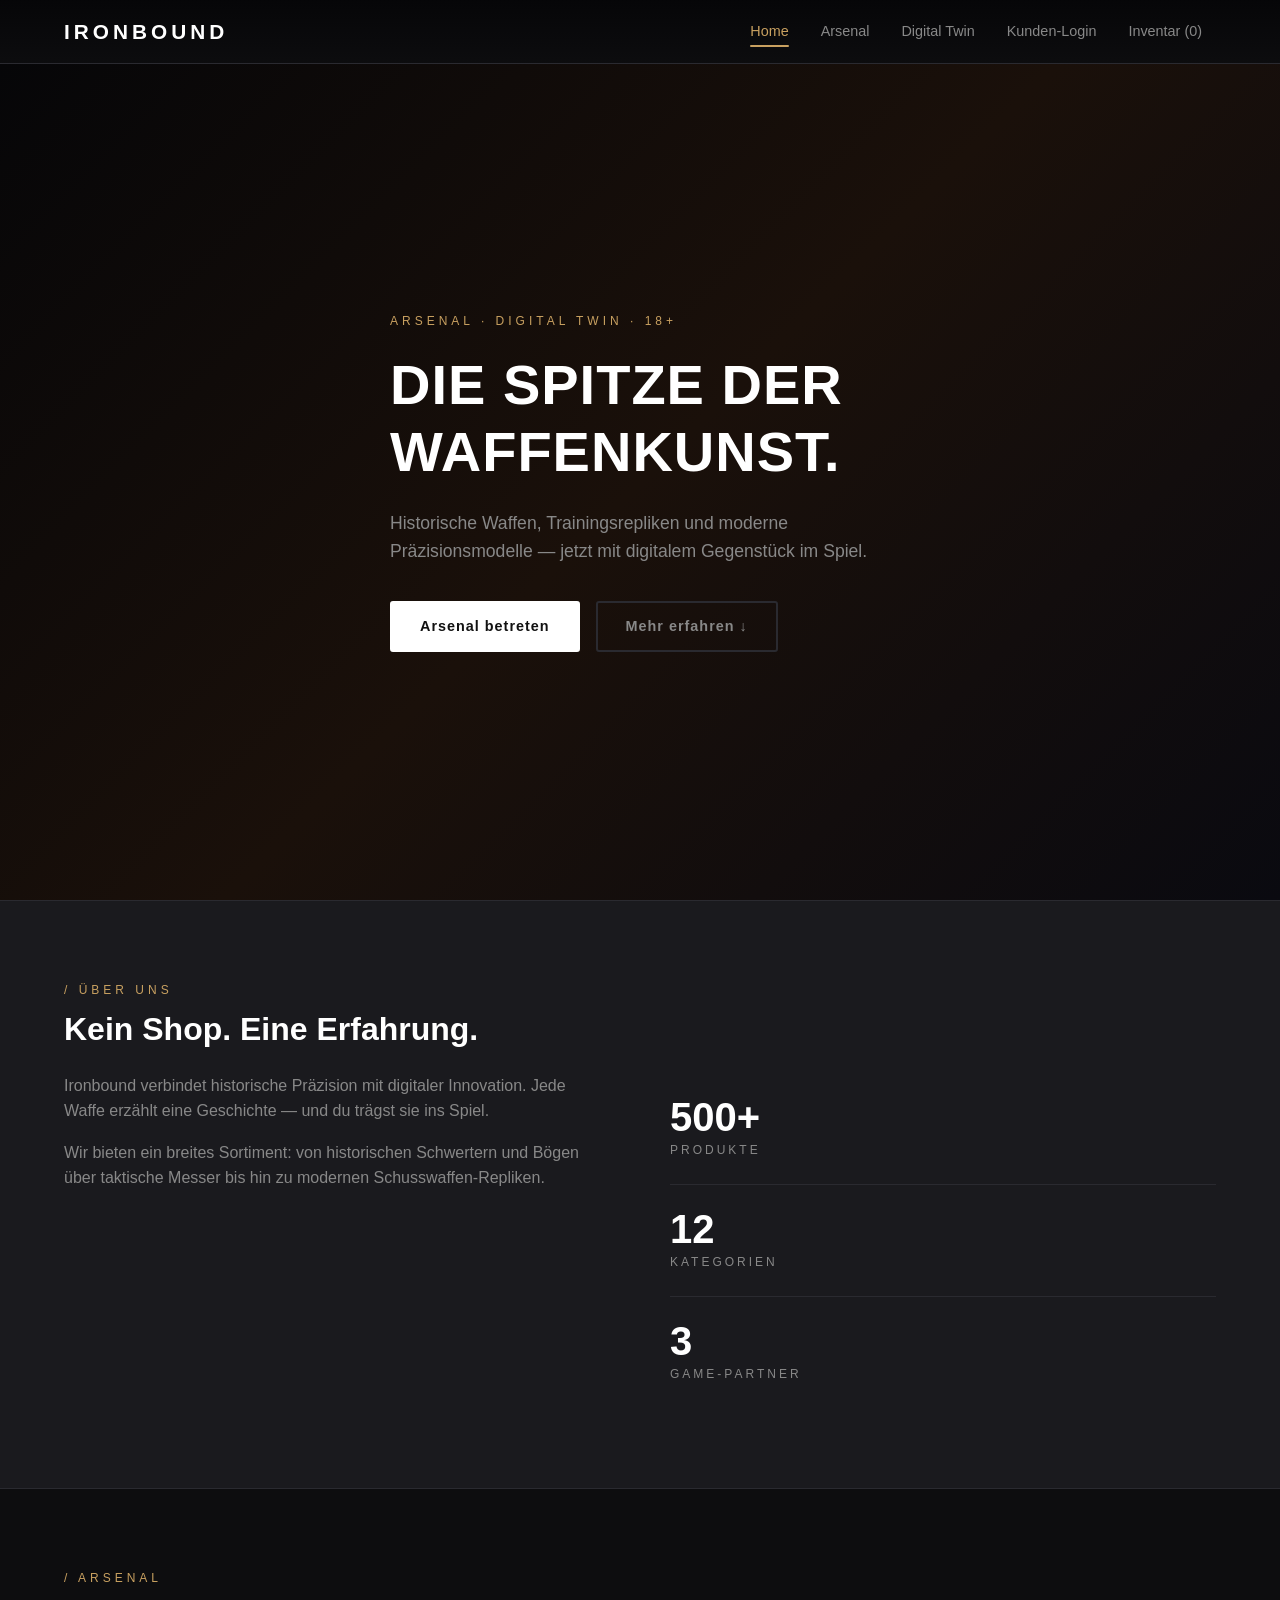
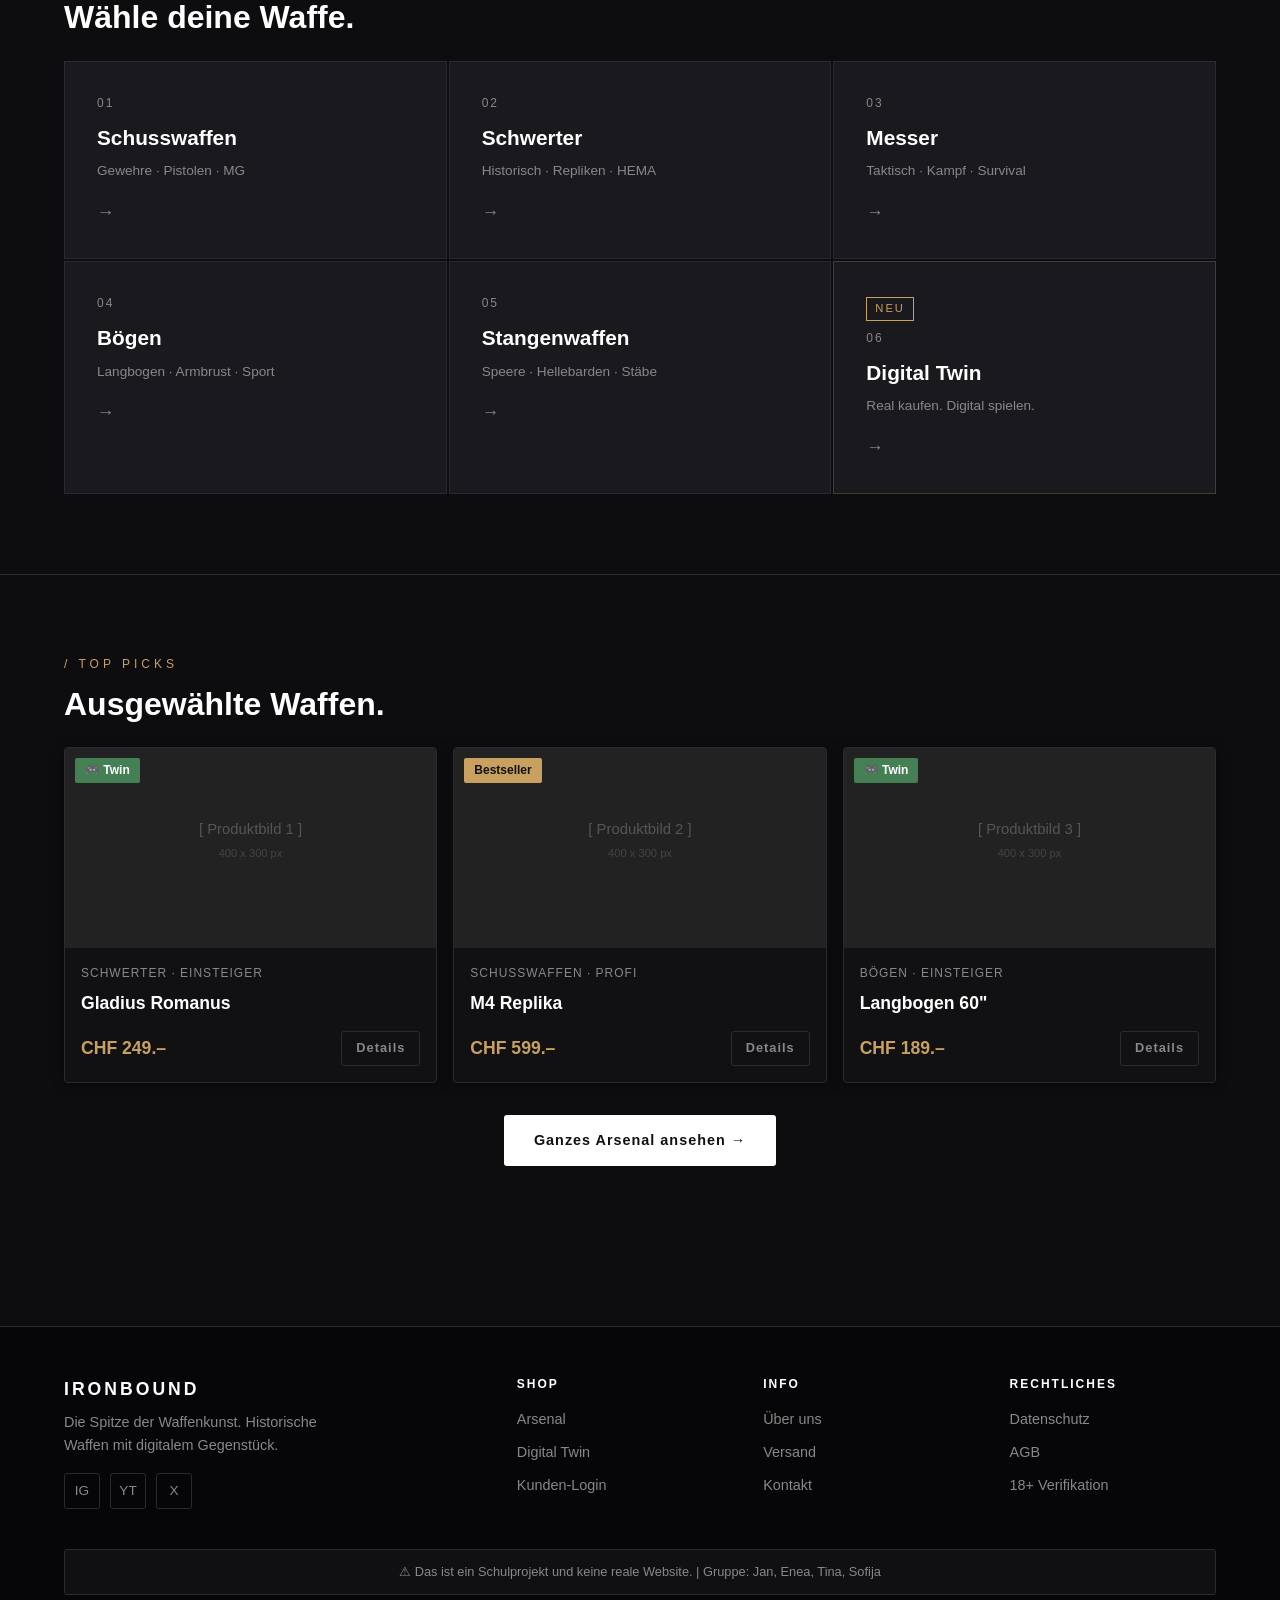
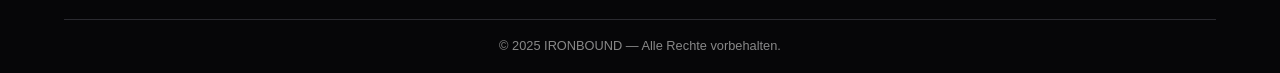
<file: index.html>
<!DOCTYPE html>
<!-- Pflicht-Deklaration: sagt dem Browser dass dies HTML5 ist. MUSS die erste Zeile sein. -->

<html lang="de">
<!-- Wurzelelement. ALLES andere ist darin enthalten. lang="de" = Sprache Deutsch. -->

<head>
  <!-- Unsichtbarer Kopfbereich: enthält Metadaten, CSS-Verknüpfungen, Seitentitel. -->

  <meta charset="UTF-8">
  <!-- Zeichenset UTF-8: alle Zeichen werden korrekt angezeigt (ä, ö, ü, Emojis usw.). -->

  <meta name="viewport" content="width=device-width, initial-scale=1.0">
  <!-- Macht die Seite auf dem Handy korrekt skaliert. Ohne das: Mini-Desktop-Ansicht. -->

  <title>IRONBOUND – Waffen-Shop</title>
  <!-- Wird im Browser-Tab angezeigt. Auch von Suchmaschinen als Seitentitel verwendet. -->

  <link rel="stylesheet" href="css/common.css">
  <!-- CSS-Datei einbinden. common.css = Styles die auf ALLEN Seiten gleich sind. -->

  <link rel="stylesheet" href="css/index.css">
  <!-- Zweite CSS-Datei: nur für diese Seite (Hero, Kategorien, Produkte). -->

</head>

<body>
  <!-- Sichtbarer Seiteninhalt. Alles was der User sieht, kommt hierher. -->


  <!-- ============================================================
       HEADER / NAVIGATION
       Auf jeder Seite identisch. CSS in common.css. JS in common.js.
  ============================================================ -->

  <header class="site-header" id="site-header">
    <!-- header = semantisches HTML für den Kopfbereich. -->
    <!-- class="site-header" = CSS-Styles aus common.css werden angewendet. -->
    <!-- id="site-header" = JS greift darauf zu (Schatten beim Scrollen hinzufügen). -->

    <div class="header-inner">
      <!-- div = unsichtbare Box. class="header-inner" = zentriert Inhalt auf max. 1200px. -->

      <a href="index.html" class="logo">IRONBOUND</a>
      <!-- a = Link. href = Ziel. Klick auf Logo = zurück zur Startseite. -->

      <nav class="nav-links" id="nav-links">
        <!-- nav = semantisches Element für Navigation. id = JS öffnet/schliesst Menü. -->

        <a href="index.html" class="nav-link aktiv">Home</a>
        <!-- Interner Link zur Startseite. class="aktiv" = gold unterstrichen (aktuelle Seite). -->

        <a href="shop.html" class="nav-link">Arsenal</a>
        <!-- Link zur Shop-Seite. Kein "aktiv" weil wir nicht dort sind. -->

        <a href="digital-twin.html" class="nav-link">Digital Twin</a>
        <a href="kunden-login.html" class="nav-link" id="kunden-nav-link">Kunden-Login</a>
        <a href="#" class="nav-link" id="warenkorb-nav-link">Inventar (<span id="warenkorb-anzahl">0</span>)</a>
        <!-- #digital-twin = Anker-Link. Springt direkt zu id="digital-twin" auf kunden-login.html. -->

      </nav>

      <button class="hamburger-btn" id="hamburger-btn">
        <!-- button = klickbares Element. Auf Mobile sichtbar, auf Desktop versteckt (CSS). -->

        <span></span>
        <!-- Erster Strich des Hamburger-Icons. Leer — wird per CSS als Linie gezeichnet. -->

        <span></span>
        <!-- Zweiter Strich. Bei .offen: wird unsichtbar (opacity: 0). -->

        <span></span>
        <!-- Dritter Strich. Bei .offen: dreht sich zu X zusammen mit dem ersten. -->

      </button>

    </div>
  </header>


  <!-- ============================================================
       HERO-SECTION
       CSS-Animation: Text blendet beim Laden von unten ein.
       Hintergrund: Gradient-Effekt via .hero-bg.
  ============================================================ -->

  <section class="hero">
    <!-- section = semantischer Inhaltsbereich. class = CSS-Styles. -->

    <div class="hero-bg"></div>
    <!-- Leeres div. Wird per CSS als Gradient-Hintergrund gezeichnet (CSS-Anforderung). -->

    <div class="hero-inhalt">
      <!-- Inhalt-Box. position:relative damit er über .hero-bg liegt. -->

      <p class="hero-eyebrow einblenden">ARSENAL · DIGITAL TWIN · 18+</p>
      <!-- Kleiner Text über dem Titel. class="einblenden" startet die CSS-Einblend-Animation. -->

      <h1 class="hero-titel einblenden-verzoegert">
        <!-- h1 = wichtigste Überschrift. Nur EINE h1 pro Seite! -->
        <!-- "einblenden-verzoegert" = animation-delay: 0.3s → erscheint 0.3s nach Laden. -->

        Die Spitze der<br>Waffenkunst.
        <!-- br = Zeilenumbruch innerhalb des Titels. -->

      </h1>

      <p class="hero-text einblenden-spaet">
        <!-- "einblenden-spaet" = animation-delay: 0.6s → erscheint nach dem Titel. -->

        Historische Waffen, Trainingsrepliken und moderne Präzisionsmodelle —
        jetzt mit digitalem Gegenstück im Spiel.
      </p>

      <div class="hero-buttons einblenden-spaet">
        <!-- div gruppiert die zwei Buttons. Flexbox macht sie nebeneinander. -->

        <a href="shop.html" class="btn btn-primary">Arsenal betreten</a>
        <!-- Primär-Button: weiss gefüllt. Hover → wird gold. -->

        <a href="#sortiment" class="btn btn-ghost">Mehr erfahren ↓</a>
        <!-- Anker-Link: scrollt zur Section mit id="sortiment" auf dieser Seite. -->

      </div>

    </div>

  </section>


  <!-- ============================================================
       ÜBER UNS
  ============================================================ -->

  <section class="ueber-uns" id="ueber-uns">
    <!-- id="ueber-uns" = könnte als Anker-Ziel dienen. -->

    <div class="container">
      <!-- container = begrenzt auf max. 1200px und zentriert. Auf allen Sektionen verwendet. -->

      <span class="abschnitt-label">/ Über uns</span>
      <!-- span = Inline-Element. Kleines goldenes Label über der Überschrift. -->

      <h2>Kein Shop. Eine Erfahrung.</h2>
      <!-- h2 = zweite Überschrift. Mehrere h2 pro Seite erlaubt. -->

      <div class="zwei-spalten">
        <!-- Flexbox: zwei gleichbreite Spalten nebeneinander. Auf Mobile untereinander. -->

        <div class="spalte">
          <!-- Linke Spalte: Fliesstext. flex:1 = nimmt gleich viel Platz wie rechte Spalte. -->

          <p>
            Ironbound verbindet historische Präzision mit digitaler Innovation.
            Jede Waffe erzählt eine Geschichte — und du trägst sie ins Spiel.
          </p>
          <!-- p = Absatz. Mehrere p-Elemente = mehrere Absätze mit Abstand dazwischen. -->

          <p>
            Wir bieten ein breites Sortiment: von historischen Schwertern und
            Bögen über taktische Messer bis hin zu modernen Schusswaffen-Repliken.
          </p>

        </div>

        <div class="spalte statistiken">
          <!-- Rechte Spalte. Zusatzklasse "statistiken" = flex-direction: column. -->

          <div class="stat">
            <!-- Einzelne Statistik-Box. Trennlinie unten via CSS border-bottom. -->

            <strong class="stat-zahl">500+</strong>
            <!-- strong = fett + semantisch wichtig. Grosse Zahl. -->

            <span class="stat-label">Produkte</span>
            <!-- Kleines Label unter der Zahl. -->

          </div>

          <div class="stat">
            <strong class="stat-zahl">12</strong>
            <span class="stat-label">Kategorien</span>
          </div>

          <div class="stat">
            <strong class="stat-zahl">3</strong>
            <span class="stat-label">Game-Partner</span>
          </div>

        </div>

      </div>

    </div>
  </section>


  <!-- ============================================================
       SORTIMENT / KATEGORIEN
       CSS Grid: 3 Spalten. Hover-Effekt auf Kacheln.
  ============================================================ -->

  <section class="sortiment" id="sortiment">
    <!-- id="sortiment" = Ziel des Anker-Links href="#sortiment" oben. -->

    <div class="container">

      <span class="abschnitt-label">/ Arsenal</span>
      <h2>Wähle deine Waffe.</h2>

      <div class="kategorien-raster">
        <!-- CSS Grid: repeat(3, 1fr) = 3 gleiche Spalten. Auf Mobile: 1 Spalte. -->

        <a href="shop.html?kat=schusswaffen" class="kategorie-kachel">
          <!-- a als Block-Element. ?kat=schusswaffen = URL-Parameter (könnte JS auslesen). -->

          <div class="kachel-nummer">01</div>
          <!-- Nummerierung oben links auf der Kachel. -->

          <div class="kachel-name">Schusswaffen</div>
          <!-- Hauptname der Kategorie. Grosse Schrift. -->

          <div class="kachel-sub">Gewehre · Pistolen · MG</div>
          <!-- Untertitel in grau. -->

          <div class="kachel-pfeil">→</div>
          <!-- Pfeil-Symbol. Hover: bewegt sich 8px nach rechts (CSS transition). -->

        </a>

        <a href="shop.html?kat=schwerter" class="kategorie-kachel">
          <div class="kachel-nummer">02</div>
          <div class="kachel-name">Schwerter</div>
          <div class="kachel-sub">Historisch · Repliken · HEMA</div>
          <div class="kachel-pfeil">→</div>
        </a>

        <a href="shop.html?kat=messer" class="kategorie-kachel">
          <div class="kachel-nummer">03</div>
          <div class="kachel-name">Messer</div>
          <div class="kachel-sub">Taktisch · Kampf · Survival</div>
          <div class="kachel-pfeil">→</div>
        </a>

        <a href="shop.html?kat=bogen" class="kategorie-kachel">
          <div class="kachel-nummer">04</div>
          <div class="kachel-name">Bögen</div>
          <div class="kachel-sub">Langbogen · Armbrust · Sport</div>
          <div class="kachel-pfeil">→</div>
        </a>

        <a href="shop.html?kat=stangenwaffen" class="kategorie-kachel">
          <div class="kachel-nummer">05</div>
          <div class="kachel-name">Stangenwaffen</div>
          <div class="kachel-sub">Speere · Hellebarden · Stäbe</div>
          <div class="kachel-pfeil">→</div>
        </a>

        <a href="kunden-login.html#digital-twin" class="kategorie-kachel kachel-highlight">
          <!-- Zusatzklasse "kachel-highlight" = goldener Rand (spezielle Kachel). -->

          <div class="kachel-badge">NEU</div>
          <!-- Badge-Label oben. Nur auf dieser Kachel sichtbar. -->

          <div class="kachel-nummer">06</div>
          <div class="kachel-name">Digital Twin</div>
          <div class="kachel-sub">Real kaufen. Digital spielen.</div>
          <div class="kachel-pfeil">→</div>
        </a>

      </div>

    </div>
  </section>


  <!-- ============================================================
       AUSGEWÄHLTE PRODUKTE
       Hover-Effekt: Karte hebt sich, Bild zoomt leicht.
       Rahmeneffekt: box-shadow.
  ============================================================ -->

  <section class="produkte">

    <div class="container">

      <span class="abschnitt-label">/ Top Picks</span>
      <h2>Ausgewählte Waffen.</h2>

      <!-- wird durch index.js aus der Datenbank befüllt -->
      <div class="produkt-raster" id="index-produkt-raster"></div>

      <div class="mehr-link">
        <a href="shop.html" class="btn btn-primary">Ganzes Arsenal ansehen →</a>
      </div>

    </div>
  </section>


  <!-- ============================================================
       FOOTER
       Identisch auf allen Seiten (index, shop, kunden-login).
       Disclaimer und Gruppenname laut Anforderung.
  ============================================================ -->

  <footer class="site-footer">
    <!-- footer = semantisches HTML für den Fussbereich. -->

    <div class="container">

      <div class="footer-raster">
        <!-- CSS Grid: 2fr 1fr 1fr 1fr = linke Spalte doppelt so breit. -->

        <div class="footer-logo-bereich">
          <!-- Logo-Spalte: Logo + Beschreibung + Social Links. -->

          <strong>IRONBOUND</strong>
          <!-- strong = fett. Logo-Text. -->

          <p>Die Spitze der Waffenkunst. Historische Waffen mit digitalem Gegenstück.</p>

          <div class="social-links">
            <!-- Flexbox: drei Icon-Buttons nebeneinander. -->

            <a href="https://www.instagram.com/reel/DYrQNvUTdOq/?utm_source=ig_web_copy_link&igsh=MzRlODBiNWFlZA=="
              class="social-link" title="Instagram">IG</a>
            <a href="https://youtu.be/dQw4w9WgXcQ?si=vUtqieOJpkXjKWvx" class="social-link" title="YouTube">YT</a>
            <a href="https://x.com/Catsillyness/status/2065087834734592231?s=20" class="social-link" title="X">X</a>

          </div>
        </div>

        <div class="footer-spalte">
          <strong>Shop</strong>
          <a href="shop.html">Arsenal</a>
          <a href="digital-twin.html">Digital Twin</a>
          <a href="kunden-login.html">Kunden-Login</a>
        </div>

        <!-- Interne Links, die als Platzhalter dienen -->
        <div class="footer-spalte">
          <strong>Info</strong>
          <a href="#">Über uns</a>
          <a href="#">Versand</a>
          <a href="#">Kontakt</a>
        </div>

        <div class="footer-spalte">
          <strong>Rechtliches</strong>
          <a href="#">Datenschutz</a>
          <a href="#">AGB</a>
          <a href="#">18+ Verifikation</a>
        </div>

      </div>

      <p class="footer-disclaimer">
        ⚠ Das ist ein Schulprojekt und keine reale Website. | Gruppe: Jan, Enea, Tina, Sofija
      </p>
      <!-- Pflicht laut Anforderung: Disclaimer + Gruppenname. -->

      <p class="footer-copyright">
        © 2025 IRONBOUND — Alle Rechte vorbehalten.
      </p>

    </div>
  </footer>


  <!-- JS am Ende des body einbinden. -->
  <!-- WARUM HIER? HTML wird von oben nach unten geladen. -->
  <!-- JS ganz oben = läuft bevor HTML-Elemente existieren = Fehler. -->
  <!-- JS am Ende = alle Elemente existieren bereits. -->

  <script src="js/common.js" defer></script>
  <!-- Navigation: Hamburger-Menü, Scroll-Schatten, aktiven Link erkennen. -->

  <script src="js/index.js" defer></script>
  <!-- Lädt Top-3-Produkte dynamisch aus der Datenbank. -->

</body>
<!-- Ende des sichtbaren Inhalts. -->

</html>
<!-- Ende des HTML-Dokuments. -->
</file>
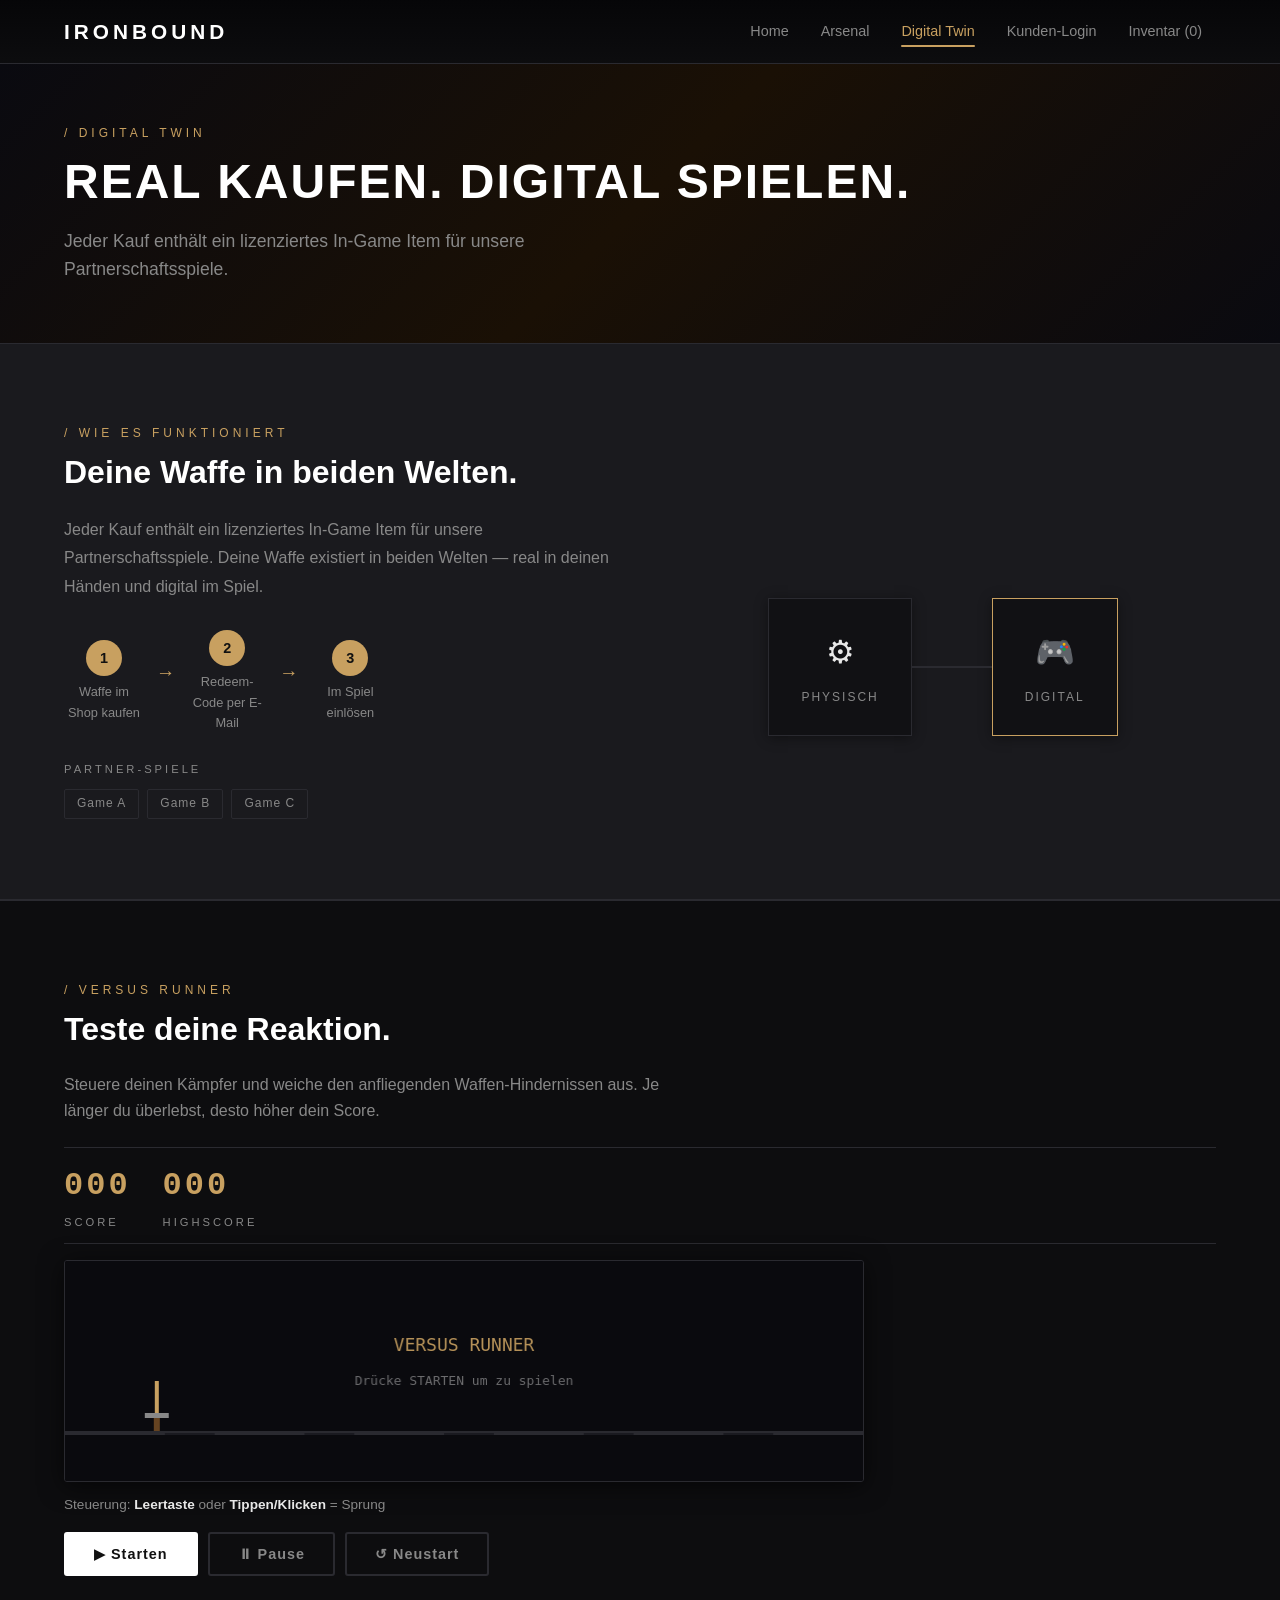
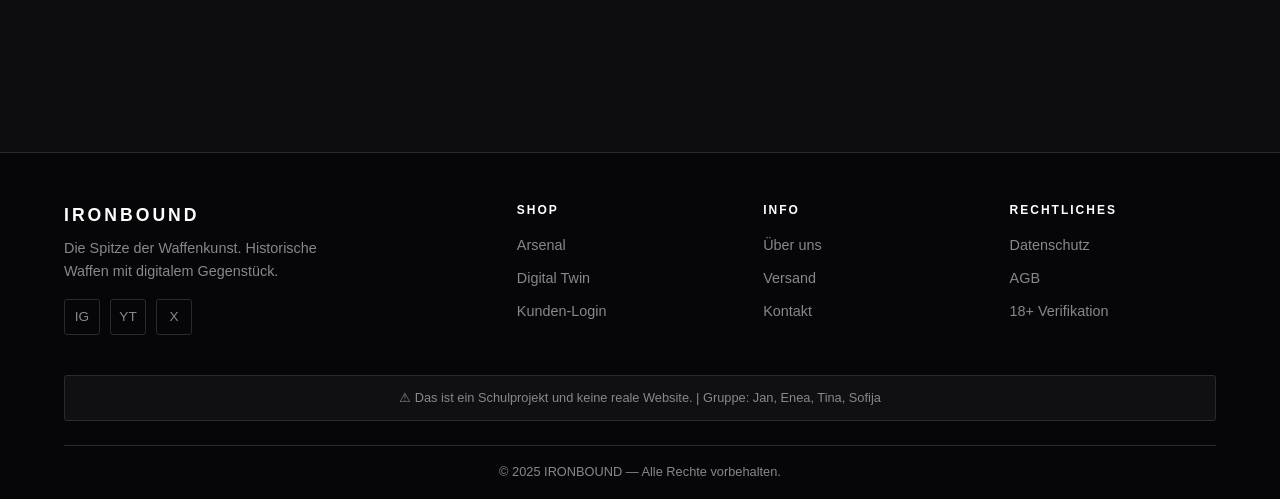
<file: digital-twin.html>
<!DOCTYPE html>
<html lang="de">

<head>
  <meta charset="UTF-8">
  <meta name="viewport" content="width=device-width, initial-scale=1.0">
  <title>Digital Twin – IRONBOUND</title>
  <link rel="stylesheet" href="css/common.css">
  <link rel="stylesheet" href="css/kunden-login.css">
</head>

<body>

  <!-- ============================================================
       HEADER — identisch auf allen Seiten
  ============================================================ -->
  <header class="site-header" id="site-header">
    <div class="header-inner">

      <a href="index.html" class="logo">IRONBOUND</a>

      <nav class="nav-links" id="nav-links">
        <a href="index.html" class="nav-link">Home</a>
        <a href="shop.html" class="nav-link">Arsenal</a>
        <a href="digital-twin.html" class="nav-link aktiv">Digital Twin</a>
        <a href="kunden-login.html" class="nav-link" id="kunden-nav-link">Kunden-Login</a>
        <a href="#" class="nav-link" id="warenkorb-nav-link">Inventar (<span id="warenkorb-anzahl">0</span>)</a>
      </nav>

      <button class="hamburger-btn" id="hamburger-btn">
        <span></span>
        <span></span>
        <span></span>
      </button>

    </div>
  </header>


  <!-- ============================================================
       BANNER
  ============================================================ -->
  <section class="promo-banner">
    <div class="promo-banner-bg"></div>
    <div class="container promo-banner-inhalt">
      <p class="abschnitt-label">/ Digital Twin</p>
      <h1 class="promo-titel pulsieren">Real kaufen. Digital spielen.</h1>
      <p class="promo-untertitel">
        Jeder Kauf enthält ein lizenziertes In-Game Item für unsere Partnerschaftsspiele.
      </p>
    </div>
  </section>


  <!-- ============================================================
       DIGITAL TWIN SEKTION
  ============================================================ -->
  <section class="digital-twin" id="digital-twin">
    <div class="container">

      <span class="abschnitt-label">/ Wie es funktioniert</span>
      <h2>Deine Waffe in beiden Welten.</h2>

      <div class="twin-grid">

        <div class="twin-erklaerung">
          <p>
            Jeder Kauf enthält ein lizenziertes In-Game Item für unsere Partnerschaftsspiele.
            Deine Waffe existiert in beiden Welten — real in deinen Händen und digital im Spiel.
          </p>
          <div class="twin-schritte">
            <div class="schritt">
              <div class="schritt-nummer">1</div>
              <div class="schritt-text">Waffe im Shop kaufen</div>
            </div>
            <div class="schritt-pfeil">→</div>
            <div class="schritt">
              <div class="schritt-nummer">2</div>
              <div class="schritt-text">Redeem-Code per E-Mail</div>
            </div>
            <div class="schritt-pfeil">→</div>
            <div class="schritt">
              <div class="schritt-nummer">3</div>
              <div class="schritt-text">Im Spiel einlösen</div>
            </div>
          </div>
          <div class="partner-label">Partner-Spiele</div>
          <div class="partner-badges">
            <span class="partner-badge">Game A</span>
            <span class="partner-badge">Game B</span>
            <span class="partner-badge">Game C</span>
          </div>
        </div>

        <div class="twin-visual">
          <div class="twin-box">
            <div class="twin-physisch">
              <div class="twin-icon">⚙</div>
              <div class="twin-label">Physisch</div>
            </div>
            <div class="twin-verbindung">
              <div class="verbindungs-linie">
                <div class="verbindungs-puls"></div>
              </div>
            </div>
            <div class="twin-digital">
              <div class="twin-icon">🎮</div>
              <div class="twin-label">Digital</div>
            </div>
          </div>
        </div>

      </div>

    </div>
  </section>


  <!-- ============================================================
       VERSUS RUNNER — Interaktives Game-Element (③)
  ============================================================ -->
  <section class="game-sektion">
    <div class="container">

      <span class="abschnitt-label">/ Versus Runner</span>
      <h2>Teste deine Reaktion.</h2>
      <p class="game-beschreibung">
        Steuere deinen Kämpfer und weiche den anfliegenden Waffen-Hindernissen aus.
        Je länger du überlebst, desto höher dein Score.
      </p>

      <div class="game-hud">
        <div class="hud-element">
          <div class="hud-wert" id="game-score">000</div>
          <div class="hud-label">Score</div>
        </div>
        <div class="hud-element">
          <div class="hud-wert" id="game-highscore">000</div>
          <div class="hud-label">Highscore</div>
        </div>
      </div>

      <canvas id="game-canvas" width="800" height="220"></canvas>

      <p class="game-steuerung">
        Steuerung: <strong>Leertaste</strong> oder <strong>Tippen/Klicken</strong> = Sprung
      </p>

      <div class="game-buttons">
        <button class="btn btn-primary" id="game-start-btn">▶ Starten</button>
        <button class="btn btn-ghost" id="game-pause-btn">⏸ Pause</button>
        <button class="btn btn-ghost" id="game-reset-btn">↺ Neustart</button>
      </div>

      <div class="game-over-meldung" id="game-over-meldung">
        GAME OVER — Score: <span id="game-final-score">0</span>
      </div>

    </div>
  </section>


  <!-- ============================================================
       FOOTER — identisch auf allen Seiten
  ============================================================ -->
  <footer class="site-footer">
    <div class="container">

      <div class="footer-raster">

        <div class="footer-logo-bereich">
          <strong>IRONBOUND</strong>
          <p>Die Spitze der Waffenkunst. Historische Waffen mit digitalem Gegenstück.</p>
          <div class="social-links">
            <a href="https://www.instagram.com/reel/DYrQNvUTdOq/?utm_source=ig_web_copy_link&igsh=MzRlODBiNWFlZA==" class="social-link" title="Instagram">IG</a>
            <a href="https://youtu.be/dQw4w9WgXcQ?si=vUtqieOJpkXjKWvx" class="social-link" title="YouTube">YT</a>
            <a href="https://x.com/Catsillyness/status/2065087834734592231?s=20" class="social-link" title="X">X</a>
          </div>
        </div>

        <div class="footer-spalte">
          <strong>Shop</strong>
          <a href="shop.html">Arsenal</a>
          <a href="digital-twin.html">Digital Twin</a>
          <a href="kunden-login.html">Kunden-Login</a>
        </div>

        <div class="footer-spalte">
          <strong>Info</strong>
          <a href="#">Über uns</a>
          <a href="#">Versand</a>
          <a href="#">Kontakt</a>
        </div>

        <div class="footer-spalte">
          <strong>Rechtliches</strong>
          <a href="#">Datenschutz</a>
          <a href="#">AGB</a>
          <a href="#">18+ Verifikation</a>
        </div>

      </div>

      <p class="footer-disclaimer">
        ⚠ Das ist ein Schulprojekt und keine reale Website. | Gruppe: Jan, Enea, Tina, Sofija
      </p>

      <p class="footer-copyright">
        © 2025 IRONBOUND — Alle Rechte vorbehalten.
      </p>

    </div>
  </footer>


  <script src="js/common.js" defer></script>
  <script src="js/partner-games.js" defer></script>
  <script src="js/game.js" defer></script>

</body>
</html>
</file>
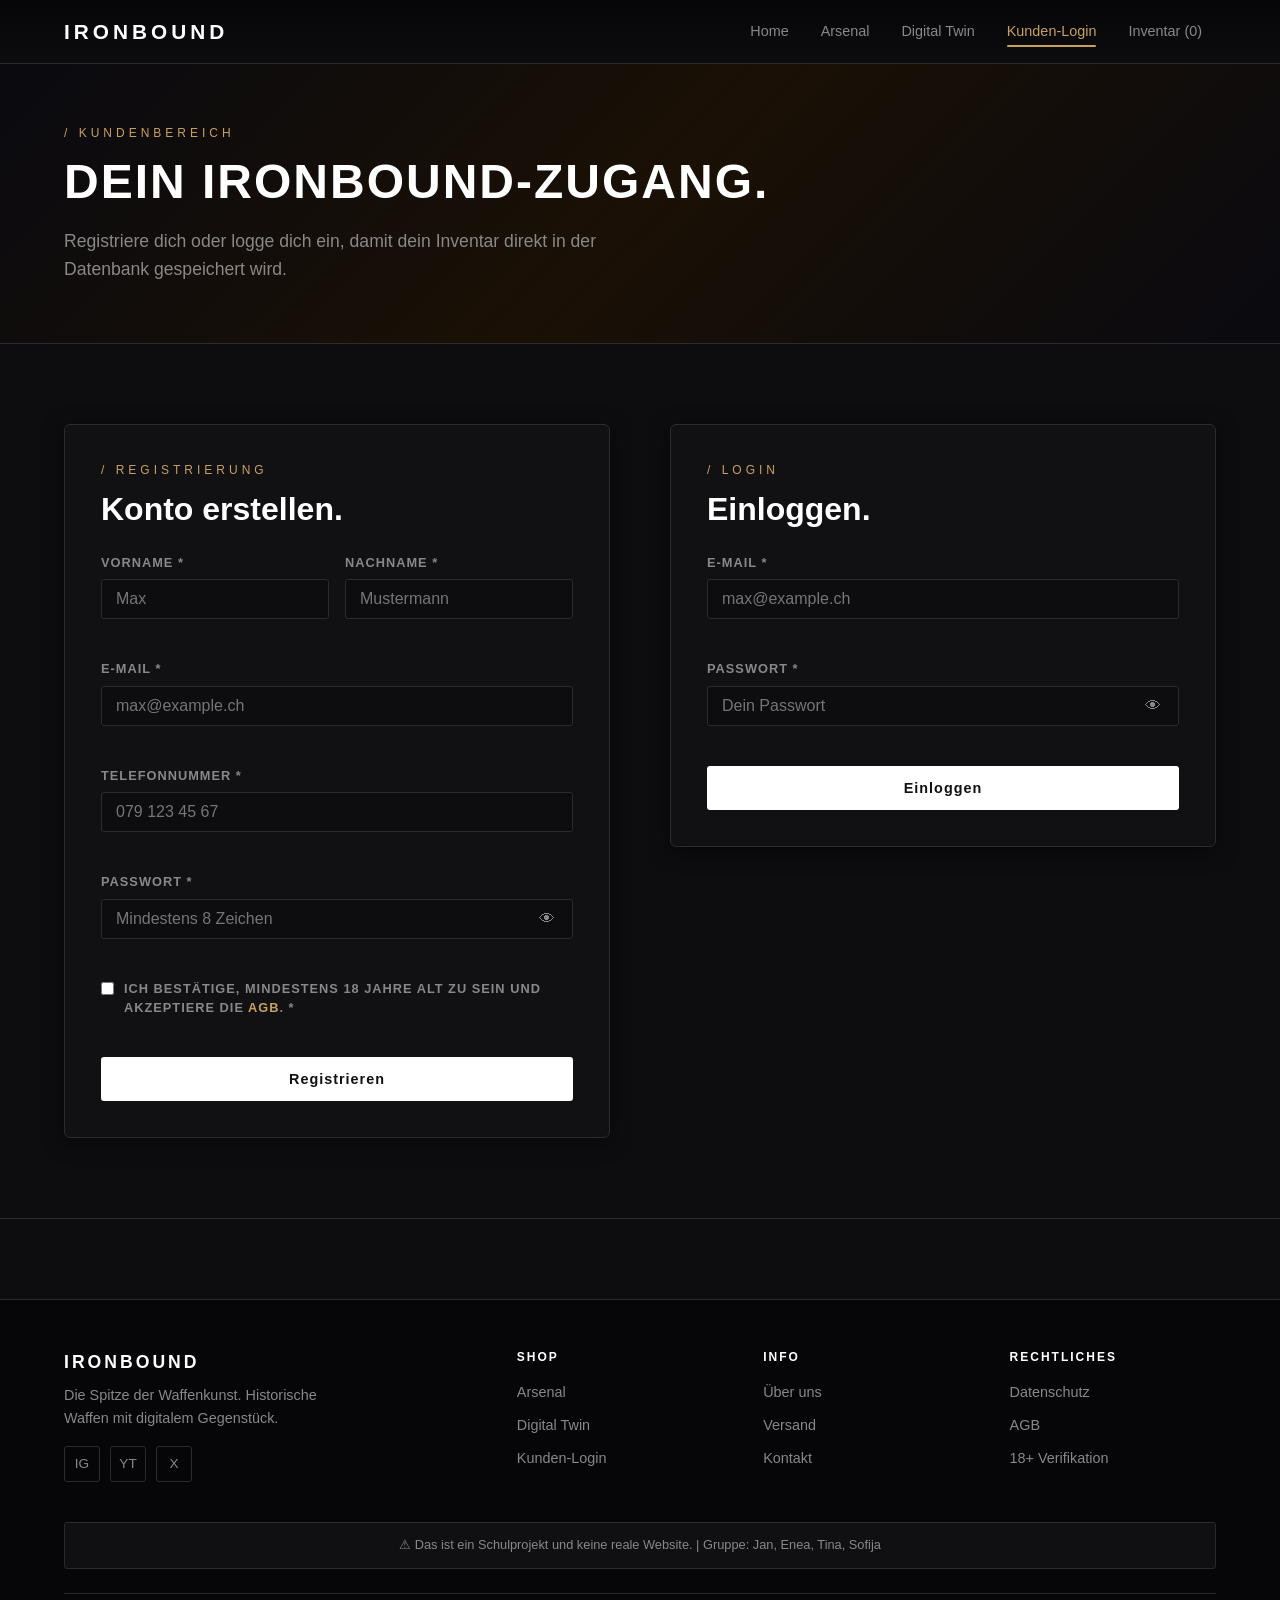
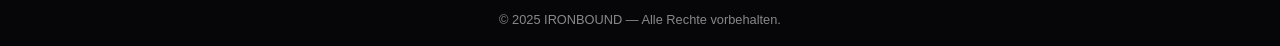
<file: kunden-login.html>
<!DOCTYPE html>
<html lang="de">

<head>
  <meta charset="UTF-8">
  <meta name="viewport" content="width=device-width, initial-scale=1.0">
  <title>Kunden-Login – IRONBOUND</title>
  <link rel="stylesheet" href="css/common.css">
  <link rel="stylesheet" href="css/kunden-login.css">
</head>

<body>

  <!-- ============================================================
       HEADER — identisch auf allen Seiten
  ============================================================ -->
  <header class="site-header" id="site-header">
    <div class="header-inner">

      <a href="index.html" class="logo">IRONBOUND</a>

      <nav class="nav-links" id="nav-links">
        <a href="index.html" class="nav-link">Home</a>
        <a href="shop.html" class="nav-link">Arsenal</a>
        <a href="digital-twin.html" class="nav-link">Digital Twin</a>
        <a href="kunden-login.html" class="nav-link aktiv" id="kunden-nav-link">Kunden-Login</a>
        <a href="#" class="nav-link" id="warenkorb-nav-link">Inventar (<span id="warenkorb-anzahl">0</span>)</a>
      </nav>

      <button class="hamburger-btn" id="hamburger-btn">
        <span></span>
        <span></span>
        <span></span>
      </button>

    </div>
  </header>


  <!-- ============================================================
       BANNER
  ============================================================ -->
  <section class="promo-banner">
    <div class="promo-banner-bg"></div>
    <div class="container promo-banner-inhalt">
      <p class="abschnitt-label">/ Kundenbereich</p>
      <h1 class="promo-titel pulsieren">Dein Ironbound-Zugang.</h1>
      <p class="promo-untertitel">
        Registriere dich oder logge dich ein, damit dein Inventar direkt in der Datenbank gespeichert wird.
      </p>
    </div>
  </section>


  <!-- ============================================================
       REGISTRIERUNG + LOGIN
  ============================================================ -->
  <section class="promo-main" id="kunden-login">
    <div class="container">

      <div class="promo-zwei-spalten">

        <!-- LINKE SEITE: Registrierung ──────────────────────── -->
        <div class="promo-formular-bereich">

          <span class="abschnitt-label">/ Registrierung</span>
          <h2>Konto erstellen.</h2>

          <form id="kunden-registrieren-form" novalidate>

            <div class="form-zeile">
              <div class="form-gruppe">
                <label for="k-vorname">Vorname *</label>
                <input type="text" id="k-vorname" name="vorname" placeholder="Max">
                <span class="fehler-text" id="fehler-k-vorname"></span>
              </div>

              <div class="form-gruppe">
                <label for="k-nachname">Nachname *</label>
                <input type="text" id="k-nachname" name="nachname" placeholder="Mustermann">
                <span class="fehler-text" id="fehler-k-nachname"></span>
              </div>
            </div>

            <div class="form-gruppe">
              <label for="k-email">E-Mail *</label>
              <input type="text" id="k-email" name="email" placeholder="max@example.ch">
              <span class="fehler-text" id="fehler-k-email"></span>
            </div>

            <div class="form-gruppe">
              <label for="k-telefonnummer">Telefonnummer *</label>
              <input type="text" id="k-telefonnummer" name="telefonnummer" placeholder="079 123 45 67">
              <span class="fehler-text" id="fehler-k-telefonnummer"></span>
            </div>

            <div class="form-gruppe">
              <label for="k-passwort">Passwort *</label>
              <div class="passwort-feld-wrap">
                <input type="password" id="k-passwort" name="passwort" placeholder="Mindestens 8 Zeichen" autocomplete="new-password">
                <button type="button" class="passwort-toggle" data-target="k-passwort" aria-label="Passwort anzeigen">👁</button>
              </div>
              <span class="fehler-text" id="fehler-k-passwort"></span>
            </div>

            <div class="form-gruppe">
              <label class="agb-label">
                <input type="checkbox" id="k-agb" name="agb">
                <span>Ich bestätige, mindestens 18 Jahre alt zu sein und akzeptiere die
                  <a href="#" class="text-gold">AGB</a>. *
                </span>
              </label>
              <span class="fehler-text" id="fehler-k-agb"></span>
            </div>

            <button type="submit" class="btn btn-primary btn-voll" id="registrieren-submit-btn">
              Registrieren
            </button>

          </form>
        </div>

        <!-- RECHTE SEITE: Login ─────────────────────────────── -->
        <div class="promo-formular-bereich">

          <span class="abschnitt-label">/ Login</span>
          <h2>Einloggen.</h2>

          <form id="kunden-login-form" novalidate>
            <div class="form-gruppe">
              <label for="login-email">E-Mail *</label>
              <input type="text" id="login-email" name="email" placeholder="max@example.ch">
              <span class="fehler-text" id="fehler-login-email"></span>
            </div>

            <div class="form-gruppe">
              <label for="login-passwort">Passwort *</label>
              <div class="passwort-feld-wrap">
                <input type="password" id="login-passwort" name="passwort" placeholder="Dein Passwort" autocomplete="current-password">
                <button type="button" class="passwort-toggle" data-target="login-passwort" aria-label="Passwort anzeigen">👁</button>
              </div>
              <span class="fehler-text" id="fehler-login-passwort"></span>
            </div>

            <button type="submit" class="btn btn-primary btn-voll" id="login-submit-btn">
              Einloggen
            </button>
          </form>

          <div class="spinner-wrap" id="spinner-kunden-login">
            <div class="spinner"></div>
            <p style="margin-top:8px;font-size:0.85rem;color:var(--farbe-text-grau)">Wird gespeichert…</p>
          </div>

          <div class="erfolg-meldung" id="kunden-erfolg"></div>
          <div class="fehler-meldung-db" id="fehler-email-vorhanden"></div>
          <div class="fehler-meldung-db" id="kunden-fehler"></div>

        </div>

      </div>

    </div>
  </section>


  <!-- ============================================================
       FOOTER — identisch auf allen Seiten
  ============================================================ -->
  <footer class="site-footer">
    <div class="container">

      <div class="footer-raster">

        <div class="footer-logo-bereich">
          <strong>IRONBOUND</strong>
          <p>Die Spitze der Waffenkunst. Historische Waffen mit digitalem Gegenstück.</p>
          <div class="social-links">
            <a href="https://www.instagram.com/reel/DYrQNvUTdOq/?utm_source=ig_web_copy_link&igsh=MzRlODBiNWFlZA==" class="social-link" title="Instagram">IG</a>
            <a href="https://youtu.be/dQw4w9WgXcQ?si=vUtqieOJpkXjKWvx" class="social-link" title="YouTube">YT</a>
            <a href="https://x.com/Catsillyness/status/2065087834734592231?s=20" class="social-link" title="X">X</a>
          </div>
        </div>

        <div class="footer-spalte">
          <strong>Shop</strong>
          <a href="shop.html">Arsenal</a>
          <a href="digital-twin.html">Digital Twin</a>
          <a href="kunden-login.html">Kunden-Login</a>
        </div>

        <div class="footer-spalte">
          <strong>Info</strong>
          <a href="#">Über uns</a>
          <a href="#">Versand</a>
          <a href="#">Kontakt</a>
        </div>

        <div class="footer-spalte">
          <strong>Rechtliches</strong>
          <a href="#">Datenschutz</a>
          <a href="#">AGB</a>
          <a href="#">18+ Verifikation</a>
        </div>

      </div>

      <p class="footer-disclaimer">
        ⚠ Das ist ein Schulprojekt und keine reale Website. | Gruppe: Jan, Enea, Tina, Sofija
      </p>

      <p class="footer-copyright">
        © 2025 IRONBOUND — Alle Rechte vorbehalten.
      </p>

    </div>
  </footer>


  <script src="js/common.js" defer></script>
  <script src="js/kunden-login.js" defer></script>

</body>
</html>
</file>
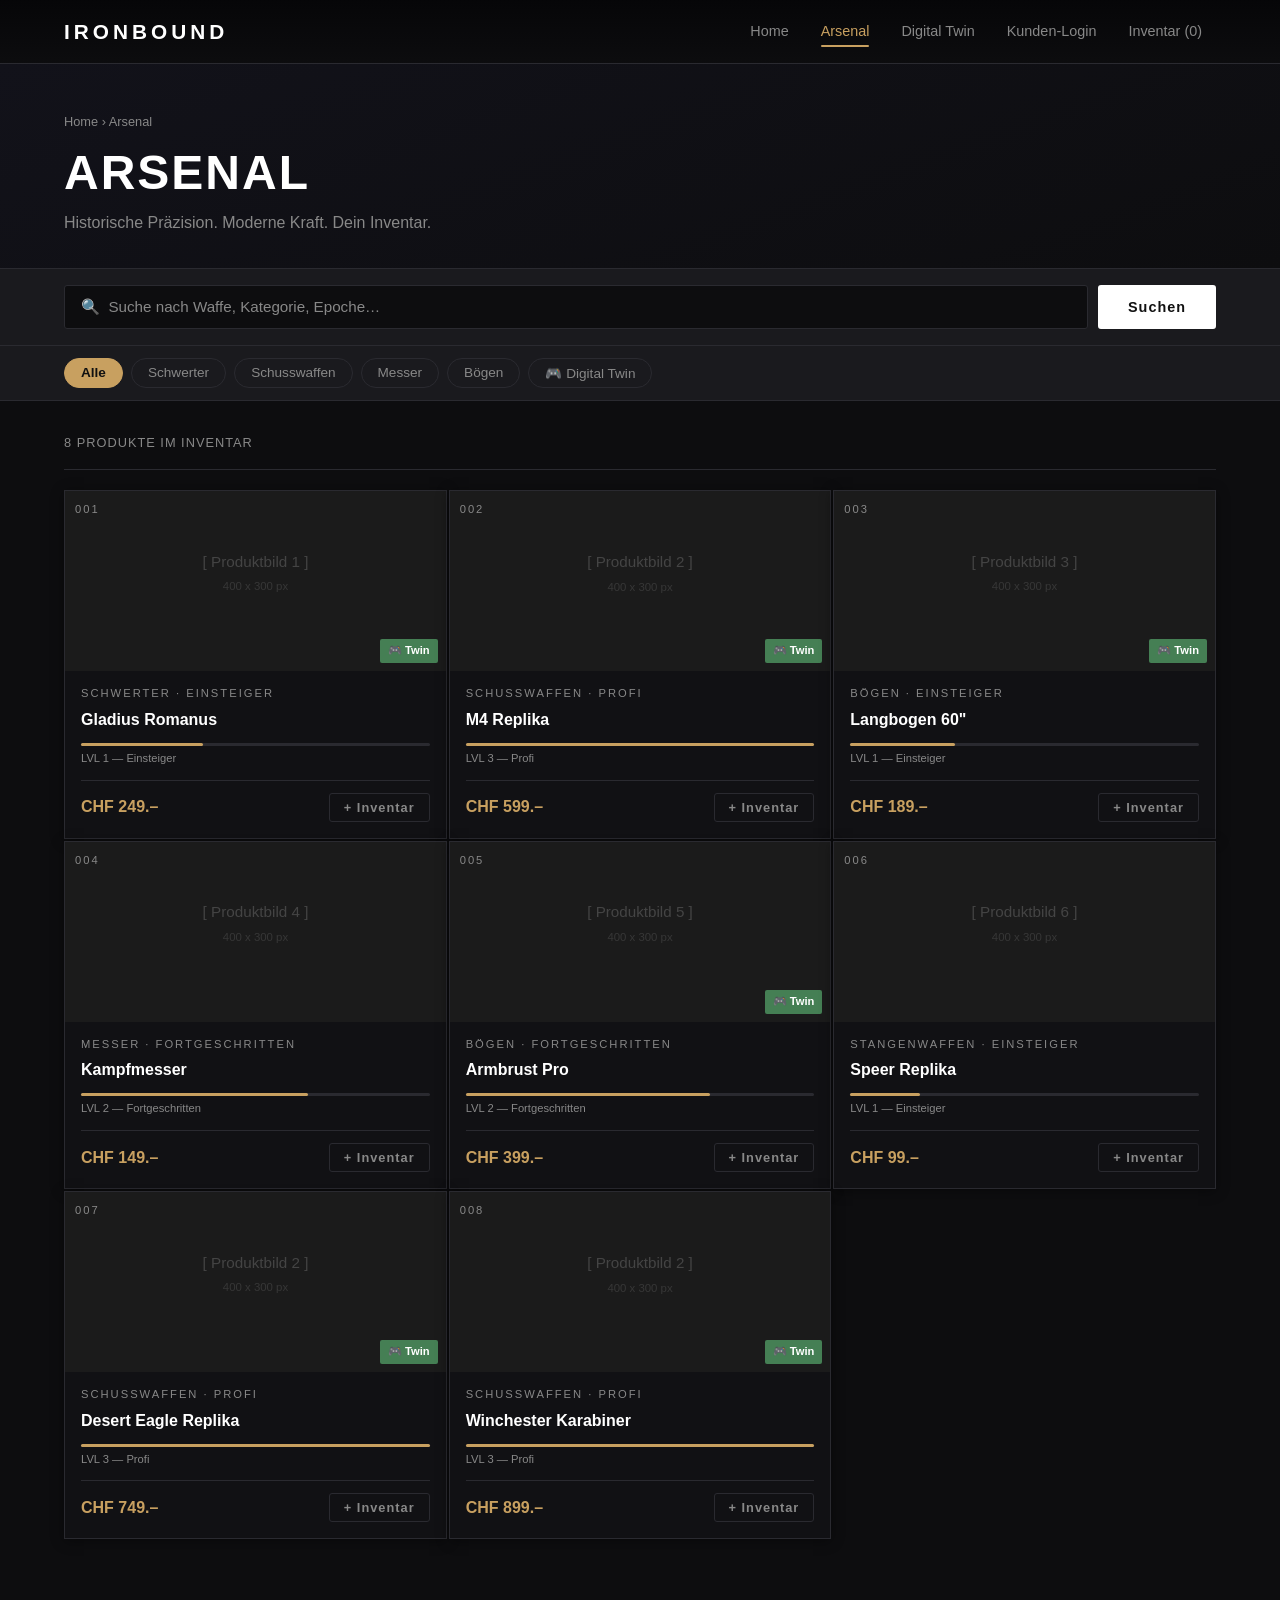
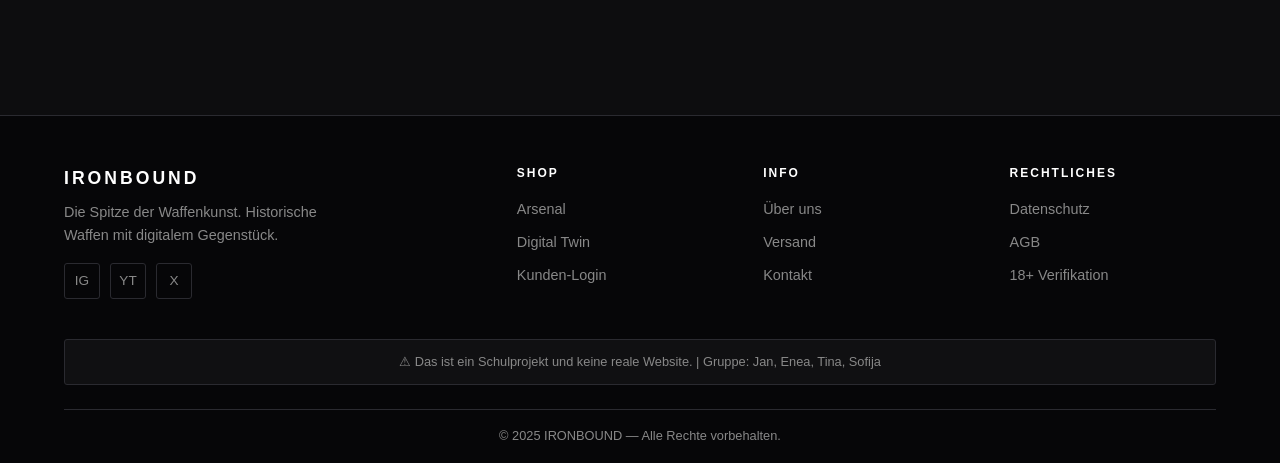
<file: shop.html>
<!DOCTYPE html>
<html lang="de">

<head>
  <meta charset="UTF-8">
  <meta name="viewport" content="width=device-width, initial-scale=1.0">
  <title>Arsenal – IRONBOUND</title>
  <link rel="stylesheet" href="css/common.css">
  <link rel="stylesheet" href="css/shop.css">
</head>

<body>

  <!-- ============================================================
       HEADER — identisch auf allen Seiten
  ============================================================ -->
  <header class="site-header" id="site-header">
    <div class="header-inner">

      <a href="index.html" class="logo">IRONBOUND</a>

      <nav class="nav-links" id="nav-links">
        <a href="index.html" class="nav-link">Home</a>
        <a href="shop.html" class="nav-link aktiv">Arsenal</a>
        <a href="digital-twin.html" class="nav-link">Digital Twin</a>
        <a href="kunden-login.html" class="nav-link" id="kunden-nav-link">Kunden-Login</a>
        <a href="#" class="nav-link" id="warenkorb-nav-link">Inventar (<span id="warenkorb-anzahl">0</span>)</a>
      </nav>

      <button class="hamburger-btn" id="hamburger-btn">
        <span></span>
        <span></span>
        <span></span>
      </button>

    </div>
  </header>


  <!-- ============================================================
       SHOP BANNER / KOPF
  ============================================================ -->
  <section class="shop-banner">
    <div class="container">
      <p class="breadcrumb">
        <a href="index.html">Home</a> › Arsenal
      </p>
      <h1>Arsenal</h1>
      <p class="shop-untertitel">
        Historische Präzision. Moderne Kraft. Dein Inventar.
      </p>
    </div>
  </section>


  <!-- ============================================================
       SUCHLEISTE (Interaktives Element: Live-Filter ④)
  ============================================================ -->
  <section class="shop-suche">
    <div class="container">
      <div class="suche-wrap">
        <input
          type="text"
          id="suche-eingabe"
          placeholder="🔍  Suche nach Waffe, Kategorie, Epoche…"
          class="suche-feld"
        >
        <button type="button" class="btn btn-primary" id="suche-btn">Suchen</button>
      </div>
    </div>
  </section>


  <!-- ============================================================
       FILTER-CHIPS (Interaktives Element ④)
  ============================================================ -->
  <section class="filter-leiste">
    <div class="container">
      <div class="filter-chips">
        <button type="button" class="filter-chip aktiv" data-filter="alle">Alle</button>
        <button type="button" class="filter-chip" data-filter="schwerter">Schwerter</button>
        <button type="button" class="filter-chip" data-filter="schusswaffen">Schusswaffen</button>
        <button type="button" class="filter-chip" data-filter="messer">Messer</button>
        <button type="button" class="filter-chip" data-filter="bogen">Bögen</button>
        <button type="button" class="filter-chip" data-filter="digital">🎮 Digital Twin</button>
      </div>
    </div>
  </section>


  <!-- ============================================================
       SHOP LAYOUT: Produktraster
  ============================================================ -->
  <div class="shop-layout container">

    <!-- PRODUKTBEREICH -->
    <div class="produkt-bereich">

      <!-- Topbar: Anzahl -->
      <div class="produkt-topbar">
        <span class="ergebnis-anzahl" id="ergebnis-anzahl">6 Produkte im Inventar</span>
      </div>

      <!-- INVENTAR-RASTER — wird vollständig durch shop.js befüllt -->
      <div class="inventar-raster" id="inventar-raster"></div>
      <!-- Ende inventar-raster -->

      <!-- Keine Treffer Meldung -->
      <div class="keine-treffer" id="keine-treffer" style="display:none;">
        <p>Keine Produkte gefunden. Bitte andere Filter wählen.</p>
      </div>

      <!-- Pagination -->
      <div class="pagination">
        <button class="seite-btn aktiv">01</button>
        <button class="seite-btn">02</button>
        <button class="seite-btn">03</button>
      </div>

    </div>
    <!-- Ende produkt-bereich -->

  </div>
  <!-- Ende shop-layout -->


  <!-- ============================================================
       FOOTER — identisch auf allen Seiten
  ============================================================ -->
  <footer class="site-footer">
    <div class="container">

      <div class="footer-raster">

        <div class="footer-logo-bereich">
          <strong>IRONBOUND</strong>
          <p>Die Spitze der Waffenkunst. Historische Waffen mit digitalem Gegenstück.</p>
          <div class="social-links">
            <a href="https://www.instagram.com/reel/DYrQNvUTdOq/?utm_source=ig_web_copy_link&igsh=MzRlODBiNWFlZA==" class="social-link" title="Instagram">IG</a>
            <a href="https://youtu.be/dQw4w9WgXcQ?si=vUtqieOJpkXjKWvx" class="social-link" title="YouTube">YT</a>
            <a href="https://x.com/Catsillyness/status/2065087834734592231?s=20" class="social-link" title="X">X</a>
          </div>
        </div>

        <div class="footer-spalte">
          <strong>Shop</strong>
          <a href="shop.html">Arsenal</a>
          <a href="digital-twin.html">Digital Twin</a>
          <a href="kunden-login.html">Kunden-Login</a>
        </div>

        <div class="footer-spalte">
          <strong>Info</strong>
          <a href="#">Über uns</a>
          <a href="#">Versand</a>
          <a href="#">Kontakt</a>
        </div>

        <div class="footer-spalte">
          <strong>Rechtliches</strong>
          <a href="#">Datenschutz</a>
          <a href="#">AGB</a>
          <a href="#">18+ Verifikation</a>
        </div>

      </div>

      <p class="footer-disclaimer">
        ⚠ Das ist ein Schulprojekt und keine reale Website. | Gruppe: Jan, Enea, Tina, Sofija
      </p>

      <p class="footer-copyright">
        © 2025 IRONBOUND — Alle Rechte vorbehalten.
      </p>

    </div>
  </footer>


  <script src="js/common.js" defer></script>
  <script src="js/shop.js" defer></script>

</body>
</html>
</file>
<file: css/common.css>
/* ============================================================
   common.css — IRONBOUND
   Gemeinsame Styles für ALLE drei Seiten.
   Wird auf index.html, shop.html und kunden-login.html eingebunden.
   Enthält: Reset, Variablen, Header, Navigation, Footer, Buttons,
            Formular-Grundstyles, Spinner.
   ============================================================ */


/* ── CSS-VARIABLEN ─────────────────────────────────────────────
   :root = gilt für die gesamte Seite (höchstes Element).
   Variablen-Syntax: --name: wert;
   Verwenden: color: var(--name);
   Vorteil: Farbe an einer Stelle ändern = überall geändert.
   ─────────────────────────────────────────────────────────── */
:root {
  --farbe-hintergrund: #0d0d0f;   /* Haupt-Hintergrund: fast schwarz */
  --farbe-dunkel:      #1a1a1e;   /* Etwas heller: für Sektionen */
  --farbe-karte:       #111114;   /* Produktkarten-Hintergrund */
  --farbe-rahmen:      #2a2a30;   /* Rahmenfarbe: dunkles Grau */
  --farbe-text:        #e8e8e8;   /* Heller Fliesstext */
  --farbe-text-grau:   #888888;   /* Gedämpfter Sekundärtext */
  --farbe-gold:        #c8a060;   /* Akzentfarbe: warmes Gold */
  --farbe-gold-hell:   #e0b878;   /* Helleres Gold für Hover */
  --farbe-weiss:       #ffffff;   /* Reines Weiss */
  --farbe-fehler:      #cc4444;   /* Rot: Fehlermeldungen */
  --farbe-erfolg:      #4a8a5a;   /* Grün: Erfolgsmeldungen */
  --nav-hoehe:         64px;      /* Höhe der Navigation */
  --schatten:          0 4px 20px rgba(0, 0, 0, 0.5);   /* Standard-Schatten */
  --schatten-karte:    0 2px 12px rgba(0, 0, 0, 0.4);   /* Karten-Schatten */
}


/* ── RESET ─────────────────────────────────────────────────────
   Browser haben eigene Standardabstände (z.B. margin bei p, ul).
   Wir setzen alles auf 0 und definieren selbst.
   ─────────────────────────────────────────────────────────── */

* {
  /* * = ALLE HTML-Elemente. ::before/::after = CSS-Pseudo-Elemente. */
  box-sizing: border-box;
  /* border-box: Padding und Border werden IN die Breite eingerechnet. */
  /* Ohne: 100px wide + 20px padding = 120px. MIT: bleibt 100px. */
  margin: 0;
  /* Aussenabstand auf 0: kein ungewollter Standardabstand. */
  padding: 0;
  /* Innenabstand auf 0: wir definieren überall selbst. */
}

html {
  scroll-behavior: smooth;
  /* Klick auf Anker-Link (#sortiment) scrollt weich statt springt. */
}

body {
  font-family: 'Segoe UI', Arial, sans-serif;
  /* Schriftart für die ganze Seite. Alle Elemente erben das. */
  /* Fallback-Kette: erst Segoe UI, dann Arial, dann irgendeine sans-serif. */
  background-color: var(--farbe-hintergrund);
  /* Hintergrundfarbe der gesamten Seite. */
  color: var(--farbe-text);
  /* Textfarbe für die gesamte Seite. Elemente erben das. */
  font-size: 16px;
  /* Basis-Schriftgrösse. 1rem = 16px. */
  line-height: 1.6;
  /* Zeilenhöhe: 160% der Schriftgrösse. Verbessert Lesbarkeit. */
  padding-top: var(--nav-hoehe);
  /* Platz für die fixierte Navigation. Ohne das würde Inhalt unter Nav verschwinden. */
}

img {
  max-width: 100%;
  /* Bilder nie breiter als ihr Container. Verhindert horizontales Scrollen. */
  height: auto;
  /* Höhe automatisch = Seitenverhältnis bleibt erhalten. */
  display: block;
  /* Entfernt den Standard-Leerraum unter Bildern (inline-baseline). */
}

a {
  text-decoration: none;
  /* Keine Unterstreichung bei Links. Wir stylen selbst. */
  color: inherit;
  /* Linkfarbe erbt vom Elternelement. Kein automatisches Blau. */
}

h1, h2, h3 {
  line-height: 1.2;
  /* Überschriften brauchen weniger Zeilenabstand als Fliesstext. */
  color: var(--farbe-weiss);
  /* Alle Überschriften: weiss. */
}

h2 {
  font-size: 2rem;
  /* 2rem = 32px. */
  margin-bottom: 1.5rem;
  /* Abstand unter jeder h2. */
}

h3 {
  font-size: 1.3rem;
  margin-bottom: 1rem;
}


/* ── CONTAINER ─────────────────────────────────────────────────
   Wiederverwendbare Klasse: begrenzt Breite und zentriert Inhalt.
   Wird auf fast jeder Section verwendet.
   ─────────────────────────────────────────────────────────── */
.container {
  max-width: 1200px;
  /* Maximale Breite. Auf grossen Bildschirmen wird nicht breiter. */
  margin: 0 auto;
  /* auto links + auto rechts = horizontal zentrieren. */
  padding: 0 24px;
  /* 24px Abstand links und rechts. Damit Text nicht am Rand klebt. */
}


/* ── ABSCHNITT-LABEL ────────────────────────────────────────────
   Kleines goldenes Label über jeder Überschrift.
   ─────────────────────────────────────────────────────────── */
.abschnitt-label {
  display: block;
  /* Block statt inline: geht auf eigene Zeile. */
  font-size: 0.75rem;
  /* 0.75rem = 12px. Kleiner als Fliesstext. */
  letter-spacing: 4px;
  /* Weiter Buchstabenabstand für gesperrten Look. */
  color: var(--farbe-gold);
  margin-bottom: 10px;
  text-transform: uppercase;
  /* Alles grossgeschrieben. */
}


/* ── BUTTONS ───────────────────────────────────────────────────
   Hover-Effekt (CSS-Anforderung): Farbe ändert sich sanft.
   transition = animierter Übergang statt abruptem Wechsel.
   ─────────────────────────────────────────────────────────── */
.btn {
  display: inline-block;
  /* inline-block = kann margin/padding haben wie Block, aber läuft in Text-Zeile. */
  padding: 12px 28px;
  /* Innenabstand: 12px oben/unten, 28px links/rechts. */
  font-size: 0.9rem;
  font-weight: 600;
  letter-spacing: 1px;
  cursor: pointer;
  /* Maus-Zeiger wird zur Hand. */
  border: 2px solid transparent;
  /* Rahmen vorhanden aber unsichtbar. Verhindert Sprung beim Hover. */
  border-radius: 3px;
  /* Leicht abgerundete Ecken. */
  transition: background-color 0.2s, color 0.2s, border-color 0.2s, transform 0.2s;
  /* Alle diese Eigenschaften ändern sich in 0.2 Sekunden = sanfter Übergang. */
}

.btn-primary {
  background-color: var(--farbe-weiss);
  /* Primär-Button: weiss gefüllt. */
  color: #111;
  /* Schwarzer Text auf weissem Hintergrund. */
  border-color: var(--farbe-weiss);
}

.btn-primary:hover {
  /* :hover = CSS gilt wenn Maus über dem Element ist. */
  background-color: var(--farbe-gold);
  border-color: var(--farbe-gold);
  color: #111;
  transform: translateY(-2px);
  /* 2px nach oben verschieben = Button "hebt sich" beim Hover. */
}

.btn-ghost {
  background-color: transparent;
  /* Kein Hintergrund. Nur Rahmen sichtbar. */
  color: var(--farbe-text-grau);
  border-color: var(--farbe-rahmen);
}

.btn-ghost:hover {
  border-color: var(--farbe-gold);
  color: var(--farbe-gold);
}

.btn-klein {
  display: inline-block;
  padding: 6px 14px;
  /* Kleiner als .btn: weniger padding. */
  font-size: 0.8rem;
  font-weight: 600;
  background-color: transparent;
  color: var(--farbe-text-grau);
  border: 1px solid var(--farbe-rahmen);
  /* 1px statt 2px. */
  border-radius: 3px;
  cursor: pointer;
  transition: background-color 0.2s, color 0.2s;
}

.btn-klein:hover {
  background-color: var(--farbe-weiss);
  color: #111;
}

.btn-voll {
  width: 100%;
  /* Volle Breite des Containers. Für Formular-Submit-Button. */
  text-align: center;
}


/* ══════════════════════════════════════════════════════════════
   HEADER / NAVIGATION
   position: fixed = bleibt immer oben, scrollt nicht mit.
   z-index: 100 = liegt über allen anderen Elementen.
   ══════════════════════════════════════════════════════════════ */

.site-header {
  position: fixed;
  /* Fixed = klebt am Browser-Fenster, nicht an der Seite. */
  top: 0;
  left: 0;
  right: 0;
  /* Dehnt sich auf volle Breite des Fensters aus. */
  height: var(--nav-hoehe);
  /* 64px hoch. */
  background: linear-gradient(to bottom, rgba(6,6,8,0.98) 0%, rgba(13,13,15,0.95) 100%);
  /* Hintergrundeffekt: leichter Gradient von fast-schwarz nach dunkel. */
  border-bottom: 1px solid var(--farbe-rahmen);
  /* Trennlinie zum Inhalt. */
  z-index: 100;
  /* Stapelreihenfolge: 100 = liegt über normalem Inhalt (der hat z-index 0). */
  transition: box-shadow 0.3s;
  /* Schatten erscheint sanft wenn .gescrollt Klasse hinzukommt. */
}

.site-header.gescrollt {
  /* Klasse wird per JS hinzugefügt wenn window.scrollY > 50. */
  box-shadow: var(--schatten);
  /* Schatten erscheint = Rahmeneffekt (CSS-Anforderung). */
}

.header-inner {
  max-width: 1200px;
  margin: 0 auto;
  padding: 0 24px;
  height: 100%;
  /* 100% der header-Höhe = 64px. */
  display: flex;
  /* Flexbox: Logo, Nav, Hamburger nebeneinander. */
  align-items: center;
  /* Vertikal zentrieren innerhalb der 64px. */
  justify-content: space-between;
  /* Gleichmässig verteilen: Logo links, Nav rechts. */
}

.logo {
  font-size: 1.3rem;
  font-weight: 900;
  /* 900 = schwerster/fettester Schriftschnitt. */
  letter-spacing: 4px;
  color: var(--farbe-weiss);
  text-transform: uppercase;
  transition: color 0.2s;
}

.logo:hover {
  color: var(--farbe-gold);
  /* Hover-Effekt: Logo wird gold. */
}

.nav-links {
  display: flex;
  /* Links nebeneinander. */
  gap: 4px;
  /* Kleiner Abstand zwischen den Links. */
  align-items: center;
}

.nav-link {
  color: var(--farbe-text-grau);
  font-size: 0.9rem;
  font-weight: 500;
  padding: 8px 14px;
  border-radius: 3px;
  position: relative;
  /* Nötig damit ::after (Unterstrich) darin positioniert werden kann. */
  transition: color 0.2s, background-color 0.2s;
}

.nav-link:hover {
  color: var(--farbe-weiss);
  background-color: rgba(255, 255, 255, 0.06);
  /* Sehr schwacher weisser Hintergrund beim Hover. */
}

.nav-link.aktiv {
  /* Klasse wird per common.js automatisch gesetzt. */
  color: var(--farbe-gold);
}

.nav-link.aktiv::after {
  /* ::after = Pseudo-Element. Erscheint nach dem Inhalt. */
  content: '';
  /* MUSS angegeben werden, sonst kein Pseudo-Element. Leer = kein Text. */
  position: absolute;
  /* Relativ zum .nav-link (der hat position:relative). */
  bottom: 4px;
  left: 14px;
  right: 14px;
  height: 2px;
  background-color: var(--farbe-gold);
  border-radius: 1px;
  /* Goldener Unterstrich für den aktiven Link. */
}


/* Kunden-Menü in der Navigation
   ------------------------------------------------------------
   Wenn ein Kunde eingeloggt ist, wird nur der Name angezeigt.
   Der Name selber hat keine Klick-Aktion. Der Logout erscheint
   erst beim Hover darunter. */
.nav-konto-menu {
  position: relative;
  display: flex;
  align-items: center;
}

.kunden-name-text {
  cursor: default;
  user-select: none;
}

.konto-dropdown {
  position: absolute;
  top: 100%;
  right: 0;
  min-width: 140px;
  padding: 6px 8px 8px 8px;
  border: 1px solid var(--farbe-rahmen);
  border-radius: 4px;
  background-color: var(--farbe-karte);
  box-shadow: var(--schatten);
  opacity: 0;
  pointer-events: none;
  transform: translateY(-4px);
  transition: opacity 0.2s, transform 0.2s;
  z-index: 20;
}

.nav-konto-menu:hover .konto-dropdown,
.nav-konto-menu:focus-within .konto-dropdown {
  opacity: 1;
  pointer-events: auto;
  transform: translateY(0);
}

.konto-logout-btn {
  width: 100%;
  padding: 9px 12px;
  border: 1px solid var(--farbe-rahmen);
  border-radius: 3px;
  background-color: transparent;
  color: var(--farbe-text-grau);
  font-family: inherit;
  font-size: 0.85rem;
  cursor: pointer;
  text-align: left;
  transition: color 0.2s, border-color 0.2s, background-color 0.2s;
}

.konto-logout-btn:hover {
  color: var(--farbe-gold);
  border-color: var(--farbe-gold);
  background-color: rgba(255, 255, 255, 0.06);
}

.hamburger-btn {
  display: none;
  /* Standardmässig versteckt. @media macht ihn auf Mobile sichtbar. */
  flex-direction: column;
  gap: 5px;
  background: none;
  border: none;
  cursor: pointer;
  padding: 6px;
}

.hamburger-btn span {
  display: block;
  width: 22px;
  height: 2px;
  /* Jeder Strich: 22px breit, 2px hoch. */
  background-color: var(--farbe-weiss);
  border-radius: 2px;
  transition: transform 0.3s, opacity 0.3s;
  /* Striche animieren sich zu X. */
}

.hamburger-btn.offen span:nth-child(1) {
  /* :nth-child(1) = erstes span. */
  transform: translateY(7px) rotate(45deg);
  /* 7px nach unten verschieben, dann 45° drehen. */
}

.hamburger-btn.offen span:nth-child(2) {
  opacity: 0;
  /* Mittlerer Strich ausblenden. */
}

.hamburger-btn.offen span:nth-child(3) {
  transform: translateY(-7px) rotate(-45deg);
  /* 7px nach oben, -45° drehen. Bildet X mit erstem Strich. */
}


/* ══════════════════════════════════════════════════════════════
   FOOTER
   CSS Grid: 4 Spalten (2fr 1fr 1fr 1fr).
   Erste Spalte (Logo) doppelt so breit.
   ══════════════════════════════════════════════════════════════ */

.site-footer {
  background-color: #060608;
  /* Etwas dunkler als der Rest der Seite. */
  border-top: 1px solid var(--farbe-rahmen);
  padding: 48px 0 0;
  margin-top: 80px;
  /* Abstand zum letzten Seiteninhalt. */
}

.footer-raster {
  display: grid;
  grid-template-columns: 2fr 1fr 1fr 1fr;
  /* 4 Spalten: erste ist 2x breiter als die anderen. */
  gap: 40px;
  margin-bottom: 40px;
}

.footer-logo-bereich strong {
  display: block;
  /* Block: geht auf eigene Zeile. */
  font-size: 1.1rem;
  letter-spacing: 3px;
  color: var(--farbe-weiss);
  margin-bottom: 8px;
}

.footer-logo-bereich p {
  font-size: 0.9rem;
  color: var(--farbe-text-grau);
  margin-bottom: 16px;
  max-width: 260px;
}

.social-links {
  display: flex;
  gap: 10px;
  /* Social-Buttons nebeneinander. */
}

.social-link {
  display: flex;
  align-items: center;
  justify-content: center;
  /* Inhalt (IG/YT/X) zentriert. */
  width: 36px;
  height: 36px;
  border: 1px solid var(--farbe-rahmen);
  border-radius: 3px;
  color: var(--farbe-text-grau);
  font-size: 0.85rem;
  transition: border-color 0.2s, color 0.2s;
}

.social-link:hover {
  border-color: var(--farbe-gold);
  color: var(--farbe-gold);
  /* Hover-Effekt: Rahmen und Text werden gold. */
}

.footer-spalte {
  display: flex;
  flex-direction: column;
  /* Links untereinander. */
  gap: 10px;
}

.footer-spalte strong {
  color: var(--farbe-weiss);
  font-size: 0.75rem;
  letter-spacing: 2px;
  text-transform: uppercase;
  margin-bottom: 4px;
}

.footer-spalte a {
  color: var(--farbe-text-grau);
  font-size: 0.9rem;
  transition: color 0.2s;
}

.footer-spalte a:hover {
  color: var(--farbe-gold);
  /* Hover-Effekt: Link wird gold. */
}

.footer-disclaimer {
  /* Pflichtangabe: Schulprojekt-Hinweis + Gruppenname. */
  background-color: rgba(255, 255, 255, 0.04);
  /* Sehr schwacher weisser Hintergrund. */
  border: 1px solid var(--farbe-rahmen);
  border-radius: 3px;
  /* Rahmeneffekt (CSS-Anforderung). */
  padding: 12px 16px;
  text-align: center;
  font-size: 0.8rem;
  color: var(--farbe-text-grau);
}

.footer-copyright {
  text-align: center;
  font-size: 0.8rem;
  color: var(--farbe-text-grau);
  border-top: 1px solid var(--farbe-rahmen);
  padding: 16px 24px;
  margin-top: 24px;
}


/* ══════════════════════════════════════════════════════════════
   FORMULAR — GEMEINSAME STYLES
   Gelten für alle Formulare auf allen Seiten.
   ══════════════════════════════════════════════════════════════ */

.form-gruppe {
  display: flex;
  flex-direction: column;
  /* Label, Input und Fehlertext untereinander. */
  gap: 6px;
  margin-bottom: 16px;
}

.form-gruppe label {
  font-size: 0.8rem;
  font-weight: 600;
  letter-spacing: 1px;
  color: var(--farbe-text-grau);
  text-transform: uppercase;
}

.form-gruppe input[type="text"],
.form-gruppe input[type="email"],
.form-gruppe input[type="number"],
.form-gruppe input[type="tel"],
.form-gruppe input[type="password"],
.form-gruppe select,
.form-gruppe textarea {
  /* [type="text"] = Attributselektor: nur Inputs mit diesem Attribut-Wert. */
  background-color: var(--farbe-hintergrund);
  border: 1px solid var(--farbe-rahmen);
  border-radius: 3px;
  color: var(--farbe-weiss);
  font-size: 1rem;
  padding: 10px 14px;
  width: 100%;
  /* Volle Breite des Eltern-Elements. */
  outline: none;
  /* Standard-Fokus-Rahmen des Browsers entfernen. Wir machen eigenen. */
  font-family: inherit;
  /* Schrift vom body erben. Sonst: Browser-Standard (Times New Roman). */
  transition: border-color 0.2s, box-shadow 0.2s;
}


/* Passwortfeld mit Augen-Button
   ------------------------------------------------------------
   Der Wrapper sorgt dafür, dass der Augen-Button im Feld sitzt,
   ohne das bestehende Design der Inputs zu verändern. */
.passwort-feld-wrap {
  position: relative;
  width: 100%;
}

.passwort-feld-wrap input {
  padding-right: 48px;
}

.passwort-toggle {
  position: absolute;
  top: 50%;
  right: 10px;
  transform: translateY(-50%);
  width: 32px;
  height: 32px;
  border: none;
  background: transparent;
  color: var(--farbe-text-grau);
  cursor: pointer;
  font-size: 1rem;
  display: flex;
  align-items: center;
  justify-content: center;
  border-radius: 3px;
  transition: color 0.2s, background-color 0.2s;
}

.passwort-toggle:hover {
  color: var(--farbe-gold);
  background-color: rgba(255, 255, 255, 0.06);
}

.form-gruppe input:focus,
.form-gruppe select:focus,
.form-gruppe textarea:focus {
  /* :focus = wenn das Feld aktiv ist (User hat reingeklickt). */
  border-color: var(--farbe-gold);
  /* Goldener Rahmen beim Fokus. */
  box-shadow: 0 0 0 3px rgba(200, 160, 96, 0.15);
  /* Leichter goldener Schein um das Feld. 0 0 0 3px = kein Versatz, nur Grösse. */
}

.form-gruppe textarea {
  resize: vertical;
  /* User kann nur vertikal vergrössern, nicht horizontal. */
  min-height: 80px;
}

.form-gruppe input.feld-fehler,
.form-gruppe select.feld-fehler,
.form-gruppe textarea.feld-fehler {
  /* Klasse wird per JS hinzugefügt wenn Validierung fehlschlägt. */
  border-color: var(--farbe-fehler);
  /* Roter Rahmen. */
}

.form-gruppe input.feld-ok,
.form-gruppe select.feld-ok,
.form-gruppe textarea.feld-ok {
  /* Klasse wird per JS hinzugefügt wenn Eingabe korrekt. */
  border-color: var(--farbe-erfolg);
  /* Grüner Rahmen. */
}

.fehler-text {
  font-size: 0.8rem;
  color: var(--farbe-fehler);
  min-height: 18px;
  /* Mindesthöhe: Layout springt nicht wenn Text erscheint/verschwindet. */
  display: block;
}

.erfolg-meldung {
  display: none;
  /* Unsichtbar beim Start. JS: style.display = 'block' nach Erfolg. */
  margin-top: 16px;
  padding: 12px 16px;
  background-color: rgba(74, 138, 90, 0.15);
  /* Sehr schwaches Grün. */
  border: 1px solid var(--farbe-erfolg);
  border-radius: 3px;
  color: #7ec892;
  /* Helleres Grün für den Text. */
  font-size: 0.9rem;
}

.spinner-wrap {
  display: none;
  /* Unsichtbar. JS zeigt ihn während fetch() läuft. */
  text-align: center;
  padding: 16px 0;
}

.spinner {
  display: inline-block;
  width: 32px;
  height: 32px;
  border: 3px solid var(--farbe-rahmen);
  /* Grauer Kreisrahmen komplett. */
  border-top: 3px solid var(--farbe-gold);
  /* Oberer Teil goldfarben = sieht aus wie drehend. */
  border-radius: 50%;
  /* 50% = vollständiger Kreis. */
  animation: drehen 0.8s linear infinite;
  /* CSS-Animation (Anforderung): dreht sich kontinuierlich. */
}

@keyframes drehen {
  /* Keyframe-Animation: definiert Anfangs- und Endzustand. */
  from { transform: rotate(0deg); }
  /* Startet bei 0°. */
  to   { transform: rotate(360deg); }
  /* Endet bei 360° = eine volle Drehung. */
}

.form-gruppe select option {
  background-color: var(--farbe-dunkel);
  /* Dropdown-Einträge: dunkler Hintergrund. */
}


/* ══════════════════════════════════════════════════════════════
   RESPONSIVE NAVIGATION
   @media = CSS gilt NUR bei bestimmter Bildschirmbreite.
   ══════════════════════════════════════════════════════════════ */

@media (max-width: 900px) {
  /* Gilt wenn Fenster höchstens 900px breit. */

  .nav-links {
    display: none;
    /* Desktop-Nav ausblenden auf Tablet/Mobile. */
  }

  .nav-links.offen {
    /* Klasse wird per JS gesetzt wenn Hamburger geklickt. */
    display: flex;
    flex-direction: column;
    /* Links untereinander statt nebeneinander. */
    position: fixed;
    /* Klebt am Fenster, scrollt nicht mit. */
    top: var(--nav-hoehe);
    /* Direkt unter dem Header. */
    left: 0;
    right: 0;
    background-color: rgba(6, 6, 8, 0.98);
    padding: 16px 24px 24px;
    border-bottom: 1px solid var(--farbe-rahmen);
    z-index: 99;
    /* Unter Header (100) aber über Inhalt. */
    box-shadow: var(--schatten);
  }

  .hamburger-btn {
    display: flex;
    /* Hamburger auf Mobile einblenden. */
  }

  .footer-raster {
    grid-template-columns: 1fr 1fr;
    /* Footer: von 4 auf 2 Spalten. */
  }

}

@media (max-width: 600px) {
  /* Noch kleinere Bildschirme. */

  .footer-raster {
    grid-template-columns: 1fr;
    /* Footer: 1 Spalte. */
  }

}
</file>
<file: css/index.css>
/* ============================================================
   index.css — IRONBOUND Startseite
   Seiten-spezifische Styles für index.html
   ============================================================ */


/* ── HERO ──────────────────────────────────────────────────────
   Vollbild, Hintergrundeffekt: Gradient (CSS-Anforderung)
   ─────────────────────────────────────────────────────────── */
.hero {
  position: relative;
  min-height: calc(100vh - var(--nav-hoehe));
  display: flex;
  align-items: center;
  overflow: hidden;
}

/* Hintergrundeffekt: Gradient (CSS-Anforderung) */
.hero-bg {
  position: absolute;
  top: 0;
  left: 0;
  right: 0;
  bottom: 0;
  background: linear-gradient(135deg, #060608 0%, #1a100a 50%, #0a0a10 100%);
}

.hero-inhalt {
  position: relative;
  z-index: 1;
  max-width: 1200px;
  margin: 0 auto;
  padding: 80px 24px;
}

.hero-eyebrow {
  font-size: 0.75rem;
  letter-spacing: 4px;
  color: var(--farbe-gold);
  margin-bottom: 20px;
  text-transform: uppercase;
}

.hero-titel {
  font-size: 3.5rem;
  font-weight: 900;
  color: var(--farbe-weiss);
  margin-bottom: 24px;
  max-width: 700px;
  text-transform: uppercase;
  letter-spacing: 1px;
}

.hero-text {
  font-size: 1.1rem;
  color: var(--farbe-text-grau);
  max-width: 500px;
  margin-bottom: 36px;
}

.hero-buttons {
  display: flex;
  gap: 16px;
  flex-wrap: wrap;
}


/* ── CSS-ANIMATIONEN (Anforderung: Text-Animation) ─────────────
   Hero-Elemente blenden nacheinander ein.
   ─────────────────────────────────────────────────────────── */

/* Keyframes: von unten + transparent nach normal */
@keyframes einblenden {
  from {
    opacity: 0;
    transform: translateY(24px);
  }
  to {
    opacity: 1;
    transform: translateY(0);
  }
}

.einblenden {
  animation: einblenden 0.8s ease forwards;
}

.einblenden-verzoegert {
  opacity: 0;
  animation: einblenden 0.8s ease 0.3s forwards;
}

.einblenden-spaet {
  opacity: 0;
  animation: einblenden 0.8s ease 0.6s forwards;
}


/* ── ÜBER UNS ──────────────────────────────────────────────────
   ─────────────────────────────────────────────────────────── */
.ueber-uns {
  padding: 80px 0;
  border-top: 1px solid var(--farbe-rahmen);
  background-color: var(--farbe-dunkel);
}

.zwei-spalten {
  display: flex;
  gap: 60px;
  align-items: flex-start;
}

.spalte {
  flex: 1;
}

.spalte p {
  color: var(--farbe-text-grau);
  margin-bottom: 16px;
}

.statistiken {
  display: flex;
  flex-direction: column;
}

.stat {
  display: flex;
  flex-direction: column;
  gap: 4px;
  padding: 24px 0;
  border-bottom: 1px solid var(--farbe-rahmen);
}

.stat:last-child {
  border-bottom: none;
}

.stat-zahl {
  font-size: 2.5rem;
  font-weight: 900;
  color: var(--farbe-weiss);
  line-height: 1;
}

.stat-label {
  font-size: 0.75rem;
  letter-spacing: 3px;
  color: var(--farbe-text-grau);
  text-transform: uppercase;
}


/* ── SORTIMENT / KATEGORIEN ────────────────────────────────────
   CSS Grid: 3 Spalten
   ─────────────────────────────────────────────────────────── */
.sortiment {
  padding: 80px 0;
  border-top: 1px solid var(--farbe-rahmen);
}

.kategorien-raster {
  display: grid;
  grid-template-columns: repeat(3, 1fr);
  gap: 2px;
}

.kategorie-kachel {
  display: block;
  background-color: var(--farbe-dunkel);
  border: 1px solid var(--farbe-rahmen);
  padding: 32px;
  position: relative;
  /* Übergang für Hover-Effekte */
  transition: border-color 0.2s, background-color 0.2s;
}

/* Hover-Effekt: Rahmen leuchtet gold */
.kategorie-kachel:hover {
  border-color: var(--farbe-gold);
  background-color: rgba(200, 160, 96, 0.05);
}

/* Hover-Effekt: Pfeil bewegt sich */
.kategorie-kachel:hover .kachel-pfeil {
  transform: translateX(8px);
  color: var(--farbe-gold);
}

.kachel-badge {
  display: inline-block;
  font-size: 0.7rem;
  letter-spacing: 2px;
  color: var(--farbe-gold);
  border: 1px solid var(--farbe-gold);
  padding: 2px 8px;
  margin-bottom: 8px;
  text-transform: uppercase;
}

.kachel-nummer {
  font-size: 0.75rem;
  color: var(--farbe-text-grau);
  letter-spacing: 2px;
  margin-bottom: 8px;
}

.kachel-name {
  font-size: 1.3rem;
  font-weight: 700;
  color: var(--farbe-weiss);
  margin-bottom: 6px;
}

.kachel-sub {
  font-size: 0.85rem;
  color: var(--farbe-text-grau);
  margin-bottom: 16px;
}

.kachel-pfeil {
  font-size: 1.1rem;
  color: var(--farbe-text-grau);
  transition: transform 0.2s, color 0.2s;
}

.kachel-highlight {
  border-color: rgba(200, 160, 96, 0.25);
}


/* ── PRODUKTE ──────────────────────────────────────────────────
   ─────────────────────────────────────────────────────────── */
.produkte {
  padding: 80px 0;
  border-top: 1px solid var(--farbe-rahmen);
}

.produkt-raster {
  display: grid;
  grid-template-columns: repeat(3, 1fr);
  gap: 16px;
  margin-bottom: 32px;
}

.produktkarte {
  background-color: var(--farbe-karte);
  border: 1px solid var(--farbe-rahmen);
  border-radius: 4px;
  overflow: hidden;
  /* Rahmeneffekt: Schatten (CSS-Anforderung) */
  box-shadow: var(--schatten-karte);
  transition: border-color 0.2s, box-shadow 0.2s, transform 0.2s;
}

/* Hover-Effekt: Karte hebt sich */
.produktkarte:hover {
  border-color: var(--farbe-gold);
  box-shadow: 0 8px 32px rgba(200, 160, 96, 0.15);
  transform: translateY(-4px);
}

.produkt-bild {
  position: relative;
  background-color: var(--farbe-dunkel);
  overflow: hidden;
}

.produkt-bild img {
  width: 100%;
  height: 200px;
  object-fit: cover;
  transition: transform 0.4s;
}

/* Hover-Effekt: Bild-Zoom */
.produktkarte:hover .produkt-bild img {
  transform: scale(1.05);
}

.digital-badge,
.bestseller-badge {
  position: absolute;
  top: 10px;
  left: 10px;
  font-size: 0.75rem;
  padding: 3px 10px;
  font-weight: 600;
  border-radius: 2px;
}

.digital-badge {
  background-color: rgba(74, 138, 90, 0.9);
  color: #fff;
}

.bestseller-badge {
  background-color: var(--farbe-gold);
  color: #111;
}

.produkt-info {
  padding: 16px;
}

.produkt-kategorie {
  font-size: 0.75rem;
  color: var(--farbe-text-grau);
  letter-spacing: 1px;
  margin-bottom: 6px;
  text-transform: uppercase;
}

.produkt-name {
  font-size: 1.1rem;
  font-weight: 700;
  color: var(--farbe-weiss);
  margin-bottom: 14px;
}

.produkt-fuss {
  display: flex;
  justify-content: space-between;
  align-items: center;
}

.produkt-preis {
  font-size: 1.1rem;
  font-weight: 700;
  color: var(--farbe-gold);
}

.mehr-link {
  text-align: center;
}



.form-zeile {
  display: grid;
  grid-template-columns: 1fr 1fr;
  gap: 16px;
}

/* Fehlermeldung DB (E-Mail bereits verwendet) */
.fehler-meldung-db {
  display: none;
  margin-top: 12px;
  padding: 12px 16px;
  background-color: rgba(204, 68, 68, 0.12);
  border: 1px solid var(--farbe-fehler);
  border-radius: 3px;
  color: #e07070;
  font-size: 0.9rem;
}


/* ── RESPONSIVE ────────────────────────────────────────────────
   ─────────────────────────────────────────────────────────── */
@media (max-width: 900px) {

  .hero-titel {
    font-size: 2.5rem;
  }

  .zwei-spalten {
    flex-direction: column;
    gap: 40px;
  }

  .kategorien-raster {
    grid-template-columns: repeat(2, 1fr);
  }

  .produkt-raster {
    grid-template-columns: repeat(2, 1fr);
  }

}

@media (max-width: 600px) {

  .hero-titel {
    font-size: 2rem;
  }

  .hero-buttons {
    flex-direction: column;
  }

  .kategorien-raster {
    grid-template-columns: 1fr;
  }

  .produkt-raster {
    grid-template-columns: 1fr;
  }

  .form-zeile {
    grid-template-columns: 1fr;
  }

}
</file>
<file: css/kunden-login.css>
/* ============================================================
   kunden-login.css — IRONBOUND Kunden-Login-Seite
   ============================================================ */


/* ── PROMO BANNER ──────────────────────────────────────────────
   Hintergrundeffekt: Gradient (CSS-Anforderung)
   Animation: Titel-Text (Anforderung: animiertes Teaser-Element)
   ─────────────────────────────────────────────────────────── */
.promo-banner {
  position: relative;
  padding: 60px 0;
  border-bottom: 1px solid var(--farbe-rahmen);
  overflow: hidden;
}

/* Hintergrundeffekt: mehrschichtiger Gradient */
.promo-banner-bg {
  position: absolute;
  top: 0; left: 0; right: 0; bottom: 0;
  background: linear-gradient(135deg, #0a0a10 0%, #1a1005 50%, #0a0a10 100%);
}

.promo-banner-inhalt {
  position: relative;
  z-index: 1;
}

.promo-titel {
  font-size: 3rem;
  font-weight: 900;
  text-transform: uppercase;
  letter-spacing: 2px;
  margin-bottom: 16px;
}

.promo-untertitel {
  color: var(--farbe-text-grau);
  font-size: 1.1rem;
  max-width: 560px;
}

.promo-untertitel strong {
  color: var(--farbe-gold);
}

/* CSS-Animation: Pulsieren (Anforderung: animiertes Teaser-Element) */
@keyframes pulsieren {
  0%   { opacity: 1; }
  50%  { opacity: 0.7; }
  100% { opacity: 1; }
}

.pulsieren {
  animation: pulsieren 3s ease-in-out infinite;
}


/* ── PROMO HAUPTBEREICH ────────────────────────────────────────
   ─────────────────────────────────────────────────────────── */
.promo-main {
  padding: 80px 0;
  border-bottom: 1px solid var(--farbe-rahmen);
}

.promo-zwei-spalten {
  display: grid;
  grid-template-columns: 1fr 1fr;
  gap: 60px;
  align-items: start;
}

/* Formular-Bereich */
.promo-formular-bereich {
  background-color: var(--farbe-karte);
  border: 1px solid var(--farbe-rahmen);
  border-radius: 6px;
  /* Rahmeneffekt: Schatten (CSS-Anforderung) */
  box-shadow: var(--schatten);
  padding: 36px;
}

.promo-formular-bereich h2 {
  margin-bottom: 24px;
}

.form-zeile {
  display: grid;
  grid-template-columns: 1fr 1fr;
  gap: 16px;
}

/* AGB-Checkbox */
.agb-label {
  display: flex;
  gap: 10px;
  align-items: flex-start;
  cursor: pointer;
  font-size: 0.9rem;
  color: var(--farbe-text-grau);
  line-height: 1.5;
}

.agb-label input[type="checkbox"] {
  accent-color: var(--farbe-gold);
  margin-top: 3px;
  flex-shrink: 0;
}

.text-gold {
  color: var(--farbe-gold);
}

/* Fehlermeldung DB */
.fehler-meldung-db {
  display: none;
  margin-top: 12px;
  padding: 12px 16px;
  background-color: rgba(204, 68, 68, 0.12);
  border: 1px solid var(--farbe-fehler);
  border-radius: 3px;
  color: #e07070;
  font-size: 0.9rem;
}

/* Vorteile-Liste */
.promo-info-bereich h2 {
  margin-bottom: 24px;
}

.vorteile-liste {
  list-style: none;
  display: flex;
  flex-direction: column;
  gap: 20px;
}

.vorteile-liste li {
  display: flex;
  gap: 14px;
  align-items: flex-start;
}

.vorteil-icon {
  display: flex;
  align-items: center;
  justify-content: center;
  width: 28px;
  height: 28px;
  background-color: rgba(74, 138, 90, 0.2);
  border: 1px solid var(--farbe-erfolg);
  border-radius: 50%;
  color: #7ec892;
  font-size: 0.8rem;
  flex-shrink: 0;
  margin-top: 2px;
}

.vorteile-liste strong {
  display: block;
  color: var(--farbe-weiss);
  margin-bottom: 2px;
}

.vorteile-liste p {
  color: var(--farbe-text-grau);
  font-size: 0.9rem;
  margin: 0;
}


/* ── DIGITAL TWIN SEKTION ──────────────────────────────────────
   ─────────────────────────────────────────────────────────── */
.digital-twin {
  padding: 80px 0;
  background-color: var(--farbe-dunkel);
  border-bottom: 1px solid var(--farbe-rahmen);
}

.twin-grid {
  display: grid;
  grid-template-columns: 1fr 1fr;
  gap: 60px;
  align-items: center;
}

.twin-erklaerung p {
  color: var(--farbe-text-grau);
  margin-bottom: 28px;
  line-height: 1.8;
}

/* Schritte: Nummern mit Pfeilen */
.twin-schritte {
  display: flex;
  align-items: center;
  gap: 12px;
  margin-bottom: 28px;
  flex-wrap: wrap;
}

.schritt {
  display: flex;
  flex-direction: column;
  align-items: center;
  gap: 6px;
  text-align: center;
}

.schritt-nummer {
  width: 36px;
  height: 36px;
  background-color: var(--farbe-gold);
  color: #111;
  border-radius: 50%;
  display: flex;
  align-items: center;
  justify-content: center;
  font-weight: 700;
  font-size: 0.9rem;
}

.schritt-text {
  font-size: 0.8rem;
  color: var(--farbe-text-grau);
  max-width: 80px;
}

.schritt-pfeil {
  color: var(--farbe-gold);
  font-size: 1.2rem;
  margin-bottom: 16px;
}

.partner-label {
  font-size: 0.7rem;
  letter-spacing: 3px;
  color: var(--farbe-text-grau);
  text-transform: uppercase;
  margin-bottom: 10px;
}

.partner-badges {
  display: flex;
  gap: 8px;
  flex-wrap: wrap;
}

.partner-badge {
  font-size: 0.75rem;
  padding: 4px 12px;
  border: 1px solid var(--farbe-rahmen);
  color: var(--farbe-text-grau);
  letter-spacing: 1px;
  border-radius: 2px;
  white-space: nowrap;
  /* Hover-Effekt */
  transition: border-color 0.2s, color 0.2s;
  cursor: pointer;
}

.partner-badge:hover {
  border-color: var(--farbe-gold);
  color: var(--farbe-gold);
}

/* Twin Visualisierung */
.twin-visual {
  display: flex;
  justify-content: center;
}

.twin-box {
  display: flex;
  align-items: center;
  gap: 0;
}

.twin-physisch,
.twin-digital {
  display: flex;
  flex-direction: column;
  align-items: center;
  gap: 10px;
  padding: 28px 32px;
  border: 1px solid var(--farbe-rahmen);
  /* Rahmeneffekt: Schatten */
  box-shadow: var(--schatten-karte);
  background-color: var(--farbe-karte);
}

.twin-digital {
  border-color: var(--farbe-gold);
}

.twin-icon {
  font-size: 2rem;
}

.twin-label {
  font-size: 0.75rem;
  letter-spacing: 2px;
  color: var(--farbe-text-grau);
  text-transform: uppercase;
}

/* Verbindungslinie mit Puls-Animation */
.twin-verbindung {
  width: 80px;
  padding: 0;
}

.verbindungs-linie {
  height: 2px;
  background-color: var(--farbe-rahmen);
  position: relative;
  overflow: hidden;
}

/* CSS-Animation: Puls bewegt sich durch die Linie */
@keyframes puls-bewegen {
  from { left: -20px; }
  to   { left: 100%; }
}

.verbindungs-puls {
  position: absolute;
  top: -2px;
  left: -20px;
  width: 20px;
  height: 6px;
  background-color: var(--farbe-gold);
  border-radius: 3px;
  animation: puls-bewegen 1.5s linear infinite;
}


/* ══════════════════════════════════════════════════════════════
   GAME-SEKTION
   Min. 30 Zeilen CSS (Anforderung)
   ══════════════════════════════════════════════════════════════ */
.game-sektion {
  padding: 80px 0;
  border-top: 1px solid var(--farbe-rahmen);
}

.game-beschreibung {
  color: var(--farbe-text-grau);
  margin-bottom: 24px;
  max-width: 600px;
}

/* HUD: Score-Anzeige */
.game-hud {
  display: flex;
  gap: 32px;
  margin-bottom: 16px;
  padding: 12px 0;
  border-top: 1px solid var(--farbe-rahmen);
  border-bottom: 1px solid var(--farbe-rahmen);
}

.hud-element {
  display: flex;
  flex-direction: column;
  gap: 2px;
}

.hud-wert {
  font-size: 2rem;
  font-weight: 900;
  color: var(--farbe-gold);
  letter-spacing: 3px;
  font-family: monospace;
}

.hud-label {
  font-size: 0.7rem;
  letter-spacing: 3px;
  color: var(--farbe-text-grau);
  text-transform: uppercase;
}

/* Canvas: Spielfeld */
#game-canvas {
  display: block;
  width: 100%;
  max-width: 800px;
  height: auto;
  background-color: #0a0a0e;
  border: 1px solid var(--farbe-rahmen);
  /* Rahmeneffekt: Schatten */
  box-shadow: 0 4px 24px rgba(0, 0, 0, 0.6);
  cursor: crosshair;
  border-radius: 3px;
}

.game-steuerung {
  font-size: 0.85rem;
  color: var(--farbe-text-grau);
  margin: 12px 0 16px;
}

.game-steuerung strong {
  color: var(--farbe-text);
}

/* Game-Buttons */
.game-buttons {
  display: flex;
  gap: 10px;
  flex-wrap: wrap;
  margin-bottom: 16px;
}

/* Game-Over Meldung: standardmässig versteckt */
.game-over-meldung {
  display: none;
  padding: 14px 20px;
  background-color: rgba(204, 68, 68, 0.12);
  border: 1px solid var(--farbe-fehler);
  border-radius: 3px;
  color: #e07070;
  font-size: 1rem;
  font-weight: 700;
  letter-spacing: 1px;
  text-transform: uppercase;
}


/* ── RESPONSIVE ────────────────────────────────────────────────
   ─────────────────────────────────────────────────────────── */
@media (max-width: 900px) {

  .promo-titel {
    font-size: 2.2rem;
  }

  .promo-zwei-spalten {
    grid-template-columns: 1fr;
    gap: 40px;
  }

  .twin-grid {
    grid-template-columns: 1fr;
    gap: 40px;
  }

  .twin-box {
    flex-direction: column;
  }

  .twin-verbindung {
    width: 2px;
    height: 60px;
  }

  .verbindungs-linie {
    width: 2px;
    height: 100%;
  }

  @keyframes puls-bewegen {
    from { top: -20px; left: 0; }
    to   { top: 100%; left: 0; }
  }

  .verbindungs-puls {
    width: 6px;
    height: 20px;
    top: -20px;
    left: -2px;
  }

}

@media (max-width: 600px) {

  .form-zeile {
    grid-template-columns: 1fr;
  }

  .twin-schritte {
    flex-direction: column;
  }

  .schritt-pfeil {
    transform: rotate(90deg);
    margin: 0;
  }

}
</file>
<file: css/shop.css>
/* ============================================================
   shop.css — IRONBOUND Arsenal-Seite
   ============================================================ */


/* ── SHOP BANNER ───────────────────────────────────────────────
   Hintergrundeffekt: Gradient + Gitter (CSS-Anforderung)
   ─────────────────────────────────────────────────────────── */
.shop-banner {
  padding: 48px 0 32px;
  border-bottom: 1px solid var(--farbe-rahmen);
  /* Hintergrundeffekt: Gradient */
  background: linear-gradient(160deg, #12121a 0%, #0d0d0f 100%);
}

.breadcrumb {
  font-size: 0.8rem;
  color: var(--farbe-text-grau);
  margin-bottom: 12px;
}

.breadcrumb a {
  color: var(--farbe-text-grau);
  transition: color 0.2s;
}

.breadcrumb a:hover {
  color: var(--farbe-gold);
}

.shop-banner h1 {
  font-size: 3rem;
  font-weight: 900;
  letter-spacing: 2px;
  text-transform: uppercase;
  margin-bottom: 8px;
}

.shop-untertitel {
  color: var(--farbe-text-grau);
  font-size: 1rem;
}


/* ── SUCHLEISTE ────────────────────────────────────────────────
   ─────────────────────────────────────────────────────────── */
.shop-suche {
  padding: 16px 0;
  border-bottom: 1px solid var(--farbe-rahmen);
  background-color: var(--farbe-dunkel);
}

.suche-wrap {
  display: flex;
  gap: 10px;
}

.suche-feld {
  flex: 1;
  background-color: var(--farbe-hintergrund);
  border: 1px solid var(--farbe-rahmen);
  border-radius: 3px;
  color: var(--farbe-weiss);
  font-size: 0.95rem;
  padding: 10px 16px;
  outline: none;
  font-family: inherit;
  transition: border-color 0.2s;
}

.suche-feld:focus {
  border-color: var(--farbe-gold);
}

.suche-feld::placeholder {
  color: var(--farbe-text-grau);
}


/* ── FILTER-CHIPS ──────────────────────────────────────────────
   ─────────────────────────────────────────────────────────── */
.filter-leiste {
  padding: 12px 0;
  border-bottom: 1px solid var(--farbe-rahmen);
  background-color: var(--farbe-dunkel);
}

.filter-chips {
  display: flex;
  gap: 8px;
  flex-wrap: wrap;
}

.filter-chip {
  font-size: 0.85rem;
  padding: 6px 16px;
  background-color: transparent;
  border: 1px solid var(--farbe-rahmen);
  border-radius: 20px;
  color: var(--farbe-text-grau);
  cursor: pointer;
  transition: background-color 0.2s, border-color 0.2s, color 0.2s;
}

/* Hover-Effekt */
.filter-chip:hover {
  border-color: var(--farbe-gold);
  color: var(--farbe-gold);
}

/* Aktiver Filter */
.filter-chip.aktiv {
  background-color: var(--farbe-gold);
  border-color: var(--farbe-gold);
  color: #111;
  font-weight: 600;
}


/* ── SHOP LAYOUT ───────────────────────────────────────────────
   ─────────────────────────────────────────────────────────── */
.shop-layout {
  padding-top: 32px;
  padding-bottom: 64px;
}


/* ── PRODUKTBEREICH ────────────────────────────────────────────
   ─────────────────────────────────────────────────────────── */
.produkt-bereich {
  padding-left: 0;
}

.produkt-topbar {
  display: flex;
  justify-content: space-between;
  align-items: center;
  margin-bottom: 20px;
  padding-bottom: 16px;
  border-bottom: 1px solid var(--farbe-rahmen);
}

.ergebnis-anzahl {
  font-size: 0.8rem;
  letter-spacing: 1px;
  color: var(--farbe-text-grau);
  text-transform: uppercase;
}

.sort-auswahl {
  background-color: var(--farbe-dunkel);
  border: 1px solid var(--farbe-rahmen);
  color: var(--farbe-text);
  font-size: 0.85rem;
  padding: 6px 12px;
  outline: none;
  cursor: pointer;
  border-radius: 3px;
  transition: border-color 0.2s;
}

.sort-auswahl:hover {
  border-color: var(--farbe-gold);
}

.sort-auswahl option {
  background-color: var(--farbe-dunkel);
}


/* ── INVENTAR-RASTER ───────────────────────────────────────────
   CSS Grid: 3 Spalten
   ─────────────────────────────────────────────────────────── */
.inventar-raster {
  display: grid;
  grid-template-columns: repeat(3, 1fr);
  gap: 2px;
  margin-bottom: 32px;
}

/* Karte versteckt wenn gefiltert */
.inventar-karte.versteckt {
  display: none;
}

.inventar-karte {
  position: relative;
  background-color: var(--farbe-karte);
  border: 1px solid var(--farbe-rahmen);
  overflow: hidden;
  /* Rahmeneffekt: Schatten (CSS-Anforderung) */
  box-shadow: var(--schatten-karte);
  transition: border-color 0.2s, transform 0.2s, box-shadow 0.2s;
}

/* Hover-Effekt: Karte hebt sich */
.inventar-karte:hover {
  border-color: var(--farbe-gold);
  transform: translateY(-3px);
  box-shadow: 0 8px 24px rgba(200, 160, 96, 0.12);
}

.karten-nummer {
  position: absolute;
  top: 10px;
  left: 10px;
  font-size: 0.7rem;
  letter-spacing: 2px;
  color: var(--farbe-text-grau);
  z-index: 2;
}

.karten-bild {
  position: relative;
  background-color: var(--farbe-dunkel);
  overflow: hidden;
}

.karten-bild img {
  width: 100%;
  height: 180px;
  object-fit: cover;
  filter: brightness(0.8) saturate(0.7);
  transition: transform 0.4s, filter 0.3s;
}

/* Hover: Bild aufhellen + Zoom */
.inventar-karte:hover .karten-bild img {
  transform: scale(1.06);
  filter: brightness(0.9) saturate(0.9);
}

.twin-abzeichen,
.bestseller-abzeichen {
  position: absolute;
  bottom: 8px;
  right: 8px;
  font-size: 0.7rem;
  padding: 3px 8px;
  font-weight: 600;
  border-radius: 2px;
}

.twin-abzeichen {
  background-color: rgba(74, 138, 90, 0.9);
  color: #fff;
}

.bestseller-abzeichen {
  background-color: var(--farbe-gold);
  color: #111;
}

.karten-inhalt {
  padding: 14px 16px 16px;
}

.karten-kategorie {
  font-size: 0.7rem;
  letter-spacing: 2px;
  color: var(--farbe-text-grau);
  margin-bottom: 4px;
  text-transform: uppercase;
}

.karten-name {
  font-size: 1rem;
  font-weight: 700;
  color: var(--farbe-weiss);
  margin-bottom: 10px;
}

/* Skill-Balken */
.skill-balken {
  height: 3px;
  background-color: var(--farbe-rahmen);
  border-radius: 2px;
  margin-bottom: 4px;
}

.skill-fuellung {
  height: 100%;
  background-color: var(--farbe-gold);
  border-radius: 2px;
}

.skill-text {
  font-size: 0.7rem;
  color: var(--farbe-text-grau);
  display: block;
  margin-bottom: 12px;
}

.karten-fuss {
  display: flex;
  justify-content: space-between;
  align-items: center;
  padding-top: 12px;
  border-top: 1px solid var(--farbe-rahmen);
}

.karten-preis {
  font-size: 1rem;
  font-weight: 700;
  color: var(--farbe-gold);
}

/* Keine-Treffer-Meldung */
.keine-treffer {
  text-align: center;
  padding: 40px;
  color: var(--farbe-text-grau);
}


/* ── PAGINATION ────────────────────────────────────────────────
   ─────────────────────────────────────────────────────────── */
.pagination {
  display: flex;
  gap: 4px;
}

.seite-btn {
  width: 40px;
  height: 40px;
  border: 1px solid var(--farbe-rahmen);
  background-color: transparent;
  color: var(--farbe-text-grau);
  font-size: 0.85rem;
  cursor: pointer;
  border-radius: 3px;
  transition: background-color 0.2s, color 0.2s, border-color 0.2s;
}

.seite-btn:hover,
.seite-btn.aktiv {
  background-color: var(--farbe-gold);
  border-color: var(--farbe-gold);
  color: #111;
  font-weight: 700;
}


/* ── RESPONSIVE ────────────────────────────────────────────────
   ─────────────────────────────────────────────────────────── */
@media (max-width: 900px) {

  .inventar-raster {
    grid-template-columns: repeat(2, 1fr);
  }

}

@media (max-width: 600px) {

  .inventar-raster {
    grid-template-columns: 1fr;
  }

  .suche-wrap {
    flex-direction: column;
  }

}
</file>
